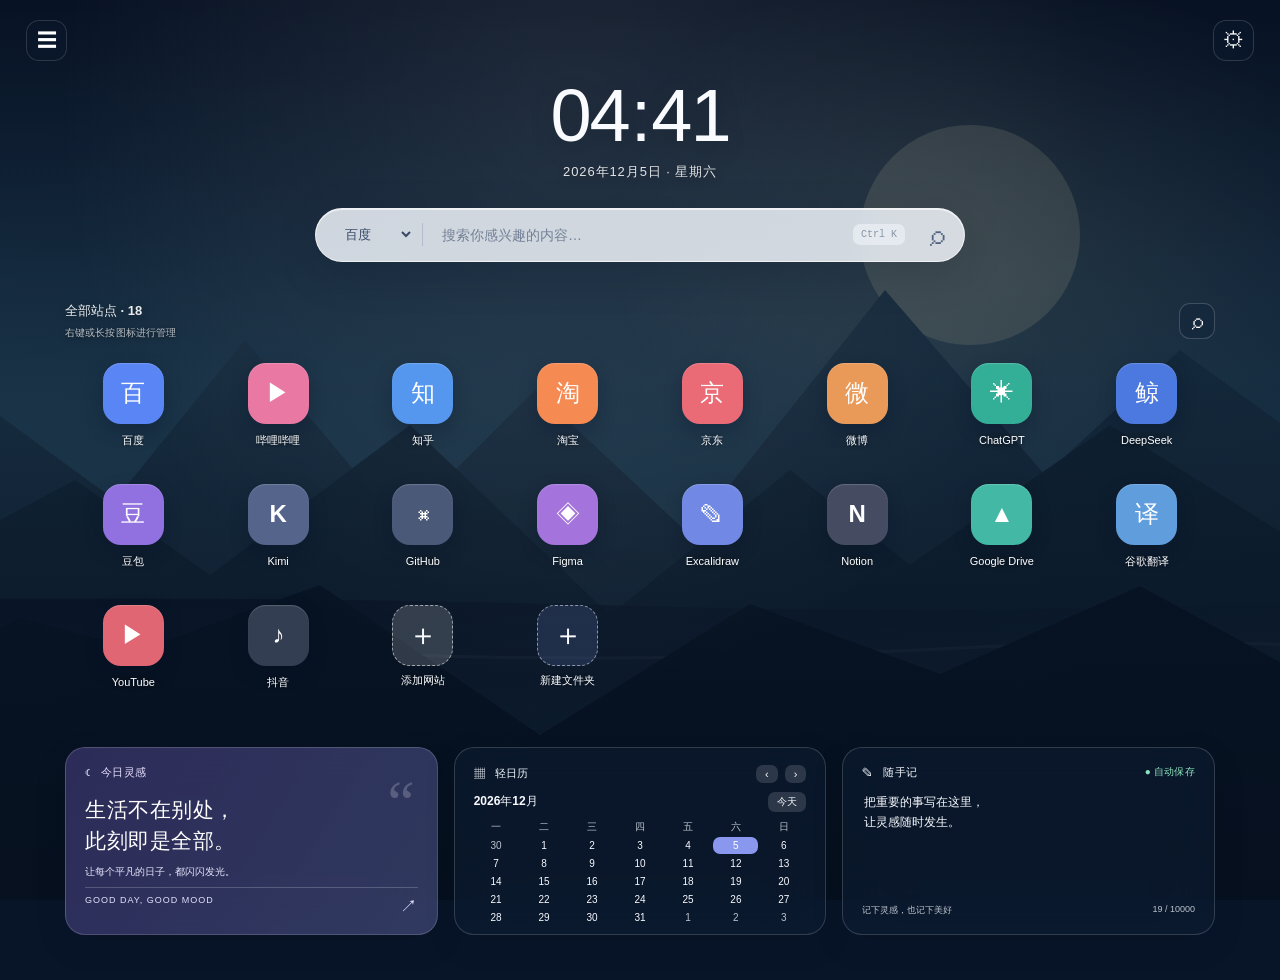
<file: index.html>
<!doctype html>
<html lang="zh-CN">
<head>
  <meta charset="UTF-8">
  <meta name="referrer" content="no-referrer">
  <script>
    // Capture reset fragments before loading any stylesheet or deferred JavaScript.
    (function () {
      if (!location.hash.startsWith('#password-reset=')) return;
      var fragment = location.hash.slice('#password-reset='.length);
      try {
        window.__navResetFragment = /^[a-f0-9]{64}$/.test(fragment) ? fragment : null;
      } finally {
        history.replaceState(history.state, '', location.pathname + location.search);
      }
    })();
  </script>
  <meta name="viewport" content="width=device-width, initial-scale=1, viewport-fit=cover">
  <meta name="theme-color" content="#10243d">
  <meta name="description" content="记住网站 · 一个轻盈自由的个人导航主页">
  <title>记住网站 · 我的导航</title>
  <link rel="icon" href="./favicon.svg" type="image/svg+xml">
  <link rel="stylesheet" href="./style.css">
  <link rel="stylesheet" href="./desktop.css?v=1.8.1">
  <link rel="stylesheet" href="./minimal.css">
  <link rel="stylesheet" href="./layout.css">
  <link rel="stylesheet" href="./personalize.css?v=1.8.1">
  <link rel="stylesheet" href="./data.css?v=1.8.1">
  <link rel="stylesheet" href="./auth.css">
  <script src="./app.js?v=1.8.1" defer></script>
  <script src="./account-flags.js" defer></script>
  <script src="./auth-client.js" defer></script>
</head>
<body>
  <div id="app" class="app">
    <div class="backdrop"></div>
    <aside id="sidebar" class="sidebar" aria-label="网站分类面板" aria-hidden="true" inert>
      <div class="brand"><div class="brand-mark">✦</div><div><strong>记住网站</strong><small>PERSONAL START PAGE</small></div><button id="closeSidebar" class="mobile-close" aria-label="关闭菜单">×</button></div>
      <div class="side-caption">个人空间</div>
      <nav id="groupNav" class="group-nav" aria-label="网站分类"></nav>
      <div class="drawer-hint">管理分类请打开右上角设置</div>
    </aside>
    <div id="mobileScrim" class="mobile-scrim" hidden></div>
    <main class="main">
      <header class="topbar">
        <div class="top-left">
          <button id="menu" class="icon-button mobile-menu" type="button" aria-label="打开分类" aria-controls="sidebar" aria-expanded="false" title="网站分类">☰</button>
        </div>
        <div class="top-actions">
          <button id="accountButton" class="top-btn account-entry" type="button" aria-label="账户登录" title="账户" hidden>♙</button>
          <button id="settingsButton" class="top-btn" type="button" aria-label="个性化设置" title="个性化设置">⚙</button>
        </div>
      </header>
      <div class="content">
        <section class="hero">
          <div class="hero-eyebrow">✦ &nbsp; YOUR PERSONAL START PAGE</div>
          <div id="clock" class="clock" aria-live="off">00<span>:</span>00</div>
          <div id="date" class="hero-date"></div><p id="greeting" class="greeting">开启新的一天</p>
          <form id="searchForm" class="search-form" role="search"><label class="engine-wrap"><select id="engine" aria-label="搜索引擎"><option value="baidu">百度</option><option value="bing">必应</option><option value="google">Google</option><option value="custom">自定义</option></select></label><div class="search-divider"></div><input id="searchInput" aria-label="搜索网络" type="search" placeholder="搜索你感兴趣的内容…" autocomplete="off"><kbd>Ctrl K</kbd><button type="submit" class="search-go" aria-label="开始搜索">⌕</button></form>
          <div class="hero-hint">✧ &nbsp; 从一个好问题开始，探索更大的世界</div>
        </section>
        <section id="widgets" class="widgets">
          <article class="widget quote-widget"><div class="widget-label">☾ &nbsp; 今日灵感</div><div class="quote-mark">“</div><h2>生活不在别处，<br>此刻即是全部。</h2><p>让每个平凡的日子，都闪闪发光。</p><div class="quote-foot">GOOD DAY, GOOD MOOD <span>↗</span></div></article>
          <article class="widget calendar-widget"><div class="widget-label">▦ &nbsp; 轻日历 <div class="month-nav"><button id="prevMonth" aria-label="上个月">‹</button><button id="nextMonth" aria-label="下个月">›</button></div></div><div class="month-heading"><strong id="monthTitle"></strong><button id="today">今天</button></div><div id="calendar" class="calendar"></div></article>
          <article class="widget note-widget"><div class="widget-label">✎ &nbsp; 随手记 <span class="autosave">● 自动保存</span></div><textarea id="notes" maxlength="10000" aria-label="随手记" placeholder="此刻有什么想记下的？"></textarea><div class="note-footer">记下灵感，也记下美好 <span id="noteCount">0 / 10000</span></div></article>
        </section>
        <section id="linksSection" class="links-section">
          <div class="section-toolbar">
            <div class="section-title"><div><h2 id="sectionName">全部站点</h2><p class="manage-hint">右键或长按图标进行管理</p></div></div>
            <div class="toolbar-actions">
              <input id="filter" type="search" placeholder="查找已收藏的网站" aria-label="查找网站" hidden>
              <button id="filterToggle" type="button" class="subtle-btn local-search" aria-label="查找网站" aria-expanded="false" aria-controls="filter" title="查找已收藏的网站">⌕</button>
            </div>
          </div>
          <div id="tiles" class="tiles"></div><div id="empty" class="empty" hidden>这里还没有网站，点击「添加」开始收藏吧。</div>
        </section>
      </div>
      <footer>记住网站 · 让喜欢的网站触手可及 <span>✦</span> <small>Personal Navigation</small></footer>
    </main>
  </div>
  <div id="layoutToolbar" class="layout-toolbar" hidden role="status">
    <span>自由排列：点选图标，再点空位；也可拖动图标交换位置</span>
    <button id="layoutDone" type="button">完成布局</button>
  </div>
  <div id="linkContextMenu" class="link-context-menu" role="menu" aria-label="网站操作" hidden>
    <button id="contextOpen" type="button" role="menuitem">↗ 在新标签页打开</button>
    <button id="contextFav" type="button" role="menuitem">♡ 加入常用</button>
    <button id="contextEdit" type="button" role="menuitem">✎ 编辑网站</button>
    <button id="contextDelete" type="button" role="menuitem" class="context-danger">删除网站</button>
  </div>
  <dialog id="accountDialog" class="dialog account-dialog" aria-labelledby="accountTitle">
    <div class="account-content">
      <div class="dialog-head"><div><small>PRIVATE ACCOUNT</small><h2 id="accountTitle">我的账号</h2></div><button id="accountClose" type="button" class="close" aria-label="关闭账户">×</button></div>
      <div id="accountSignedOut">
        <p class="account-explain">登录用于验证身份。当前版本仍只在本机保存收藏、文件夹和壁纸，暂不提供云端同步。</p>
        <form id="accountLoginForm" class="account-form">
          <label for="accountEmail">邮箱地址</label>
          <input id="accountEmail" type="email" required maxlength="254" autocomplete="username" placeholder="owner@example.com">
          <label for="accountPassword">登录密码</label>
          <input id="accountPassword" type="password" required minlength="1" maxlength="1024" autocomplete="current-password" placeholder="输入账号密码">
          <button id="accountLoginSubmit" type="submit" class="primary-btn">登录</button>
        </form>
        <button id="accountForgotToggle" class="ghost" type="button" aria-expanded="false" aria-controls="accountForgotForm">忘记密码？</button>
        <form id="accountForgotForm" class="account-form account-security-form" hidden>
          <p class="account-local-note">如果邮箱对应可恢复的站长账号，系统会发送一次性重置链接；15 分钟内有效。</p>
          <label for="accountResetEmail">站长邮箱地址</label>
          <input id="accountResetEmail" type="email" maxlength="254" required autocomplete="email">
          <div class="account-security-actions">
            <button id="accountForgotSubmit" type="submit" class="primary-btn">发送重置邮件</button>
            <button id="accountForgotCancel" type="button" class="ghost">返回登录</button>
          </div>
        </form>
        <form id="accountResetForm" class="account-form account-security-form" hidden>
          <p class="account-local-note">已收到重置链接。新密码须为 14–1024 字节。提交成功后所有旧会话都将退出。</p>
          <label for="accountResetNewPassword">设置新密码</label>
          <input id="accountResetNewPassword" type="password" maxlength="1024" required autocomplete="new-password">
          <label for="accountResetConfirmPassword">确认新密码</label>
          <input id="accountResetConfirmPassword" type="password" maxlength="1024" required autocomplete="new-password">
          <div class="account-security-actions">
            <button id="accountResetSubmit" type="submit" class="primary-btn">确认重置密码</button>
            <button id="accountResetCancel" type="button" class="ghost">取消重置</button>
          </div>
        </form>
      </div>
      <div id="accountSignedIn" hidden>
        <p class="account-explain">已登录为 <strong id="accountIdentity"></strong></p>
        <p class="account-local-note">账号已验证；本地收藏尚未上传，也不会在登录或退出时被清空。</p>
        <button id="accountChangePasswordToggle" class="ghost" type="button" aria-expanded="false" aria-controls="accountChangePasswordForm">修改登录密码</button>
        <form id="accountChangePasswordForm" class="account-form account-security-form" hidden>
          <p class="account-local-note">修改密码后，所有设备的原登录会话都会失效，需要重新登录。本地收藏不会受到影响。</p>
          <label for="accountCurrentPassword">当前密码</label>
          <input id="accountCurrentPassword" type="password" required maxlength="1024" autocomplete="current-password">
          <label for="accountNewPassword">新密码（14–1024 字节）</label>
          <input id="accountNewPassword" type="password" required maxlength="1024" autocomplete="new-password">
          <label for="accountConfirmPassword">确认新密码</label>
          <input id="accountConfirmPassword" type="password" required maxlength="1024" autocomplete="new-password">
          <div class="account-security-actions">
            <button id="accountChangePasswordSubmit" type="submit" class="primary-btn">确认修改密码</button>
            <button id="accountChangePasswordCancel" type="button" class="ghost">取消</button>
          </div>
        </form>
        <button id="accountSessionsToggle" class="ghost" type="button" aria-expanded="false" aria-controls="accountSessionsPanel">管理登录会话</button>
        <section id="accountSessionsPanel" class="account-session-panel" hidden aria-label="登录会话">
          <p class="account-local-note">仅显示会话创建时间和到期时间，不采集设备名称、IP 或浏览器指纹。最多显示最近 50 条。</p>
          <p id="accountSessionsStatus" class="account-local-note" role="status"></p>
          <ul id="accountSessionsList" class="account-session-list"></ul>
          <button id="accountRevokeOthers" type="button" class="ghost" disabled>退出其他登录会话</button>
        </section>
        <button id="accountLogout" class="ghost" type="button">退出账号</button>
      </div>
      <p id="accountMessage" class="account-message" role="status" aria-live="polite"></p>
    </div>
  </dialog>
  <div id="storageRecovery" class="storage-recovery" role="alert" hidden>
    <div><strong>本地导航数据需要恢复</strong><p>检测到当前浏览器的导航数据无法读取。为避免覆盖原始内容，已暂停保存。请先下载原始数据，再选择重置。</p></div>
    <div class="recovery-actions"><button id="downloadBrokenData" type="button">下载原始数据</button><button id="resetBrokenData" type="button">重置并重新启用</button></div>
  </div>
  <dialog id="groupDialog" class="dialog group-dialog">
    <form id="groupForm" class="dialog-inner" method="dialog">
      <div class="dialog-head"><div><small>CATEGORIES</small><h2 id="groupDialogTitle">新增分类</h2></div><button id="groupClose" type="button" class="close" aria-label="关闭">×</button></div>
      <label>分类名称<input id="groupName" maxlength="32" required placeholder="例如：学习工具"></label>
      <label>分类图标<input id="groupIcon" maxlength="4" placeholder="✦"></label>
      <div id="groupError" class="form-error" role="alert"></div>
      <div class="dialog-actions"><button id="groupCancel" type="button" class="ghost">取消</button><button type="submit" class="primary-btn">保存分类</button></div>
    </form>
  </dialog>
  <dialog id="folderDialog" class="dialog folder-dialog" aria-labelledby="folderTitle">
  <div class="folder-inner">
    <div class="dialog-head"><div><small>MY COLLECTION</small><h2 id="folderTitle">文件夹</h2></div><button id="folderClose" type="button" class="close" aria-label="关闭文件夹">×</button></div>
    <p id="folderCount" class="folder-subtitle"></p>
    <div id="folderContents" class="folder-contents"></div>
    <div class="folder-actions"><button id="folderAddLink" type="button" class="ghost">＋ 添加网站</button><button id="folderManage" type="button" class="ghost">编辑文件夹</button></div>
  </div>
</dialog>
<dialog id="folderEditDialog" class="dialog folder-dialog" aria-labelledby="folderEditTitle">
  <form id="folderEditForm" class="dialog-inner" method="dialog">
    <div class="dialog-head"><div><small>FOLDER SETTINGS</small><h2 id="folderEditTitle">新建文件夹</h2></div><button id="folderEditClose" type="button" class="close" aria-label="关闭编辑">×</button></div>
    <label>文件夹名称<input id="folderName" maxlength="32" required placeholder="例如：学习收藏"></label>
    <label>所属分类<select id="folderGroup"></select></label>
    <div id="folderError" class="form-error" role="alert"></div>
    <div class="dialog-actions"><button id="folderDelete" type="button" class="danger" hidden>删除文件夹</button><button id="folderCancel" type="button" class="ghost">取消</button><button type="submit" class="primary-btn">保存文件夹</button></div>
  </form>
</dialog>
<div id="toast" class="toast" role="status" aria-live="polite" hidden></div>
  <dialog id="editDialog" class="dialog"><form id="editForm" class="dialog-inner" method="dialog"><div class="dialog-head"><div><small>QUICK ACCESS</small><h2 id="dialogTitle">添加网站</h2></div><button id="editClose" type="button" class="close">×</button></div><label>网站名称<input id="linkName" required maxlength="40" placeholder="例如：我的博客"></label><label>网站地址<input id="linkUrl" required maxlength="2048" placeholder="https://example.com"></label><div class="two-cols"><label>所属分类<select id="linkGroup"></select></label><label>图标字符<input id="linkIcon" maxlength="4" placeholder="✦"></label></div><label>所在文件夹<select id="linkFolder"><option value="">桌面（不放入文件夹）</option></select></label><p class="field-hint">可选择任意分类的文件夹，选择后自动匹配分类；手动更换分类则返回桌面。</p>
<label>图标颜色<input id="linkColor" type="color" value="#708cfc"></label>
<div class="icon-editor">
  <label>图标来源<select id="linkIconMode"><option value="auto">自动获取网站图标</option><option value="letter">使用字符图标</option><option value="custom">自定义图片</option></select></label>
  <div class="icon-upload-row">
    <span id="linkIconPreview" class="icon-editor-preview" aria-label="图标预览">✦</span>
    <label class="upload-btn">上传图标（≤80 KB）<input id="linkIconUpload" type="file" accept="image/png,image/jpeg,image/webp" hidden></label>
    <button id="linkIconClear" type="button" class="ghost">恢复自动图标</button>
  </div>
  <p class="field-hint">支持 PNG、JPG、WebP；图标只保存在当前浏览器与 JSON 备份中。</p>
</div><label class="checkbox-line"><input id="linkFav" type="checkbox"> 加入我的常用</label><div id="editError" class="form-error" role="alert"></div><div class="dialog-actions"><button id="deleteLink" type="button" class="danger" hidden>删除</button><button id="cancelEdit" type="button" class="ghost">取消</button><button type="submit" class="primary-btn">保存网站</button></div></form></dialog>
  <dialog id="settingsDialog" class="dialog settings-dialog"><div class="settings-inner"><div class="dialog-head"><div><small>PERSONALIZE YOUR SPACE</small><h2>个性化设置</h2></div><button id="settingsClose" class="close" aria-label="关闭设置">×</button></div><div class="settings-scroll"><p class="settings-collapse-hint">点击分类标题展开设置，再次点击收起。</p><details class="setting-section"><summary class="setting-summary"><h3>☼ 主题外观</h3></summary><div class="setting-section-content"><p>切换喜欢的桌面主题</p><div id="themeButtons" class="choice-row"><button data-theme="dark" type="button">深色</button><button data-theme="light" type="button">浅色</button></div></div></details><details class="setting-section"><summary class="setting-summary"><h3>✧ 桌面壁纸</h3></summary><div class="setting-section-content"><p>选择一套内置壁纸，或上传自己的图片</p><div id="wallpaperButtons" class="wallpaper-options wallpaper-gallery"><button data-wallpaper="aurora" type="button"><span class="wallpaper-thumb"></span><span>山水蓝</span></button><button data-wallpaper="dusk" type="button"><span class="wallpaper-thumb"></span><span>暖霞</span></button><button data-wallpaper="ocean" type="button"><span class="wallpaper-thumb"></span><span>湖海</span></button><button data-wallpaper="forest" type="button"><span class="wallpaper-thumb"></span><span>森林</span></button><button data-wallpaper="night" type="button"><span class="wallpaper-thumb"></span><span>星夜</span></button></div>
<div class="wallpaper-upload-actions">
  <label class="upload-btn">↑ 上传壁纸（≤2 MB）<input id="wallpaperUpload" type="file" accept="image/png,image/jpeg,image/webp" hidden></label>
  <button id="wallpaperRestore" type="button" class="ghost">移除自定义壁纸</button>
</div>
<div class="wallpaper-tuning"><label for="wallpaperDim">壁纸亮度 <output id="wallpaperDimValue" for="wallpaperDim">80%</output></label><input id="wallpaperDim" type="range" min="0" max="55" step="5" value="20">
<label for="wallpaperBlur">壁纸模糊 <output id="wallpaperBlurValue" for="wallpaperBlur">0px</output></label><input id="wallpaperBlur" type="range" min="0" max="8" step="1" value="0"></div></div></details><details class="setting-section"><summary class="setting-summary"><h3>⌕ 搜索与地址栏</h3></summary><div class="setting-section-content">
  <p>支持直接输入网站地址、切换搜索引擎，或自定义 HTTPS 搜索网址。</p>
  <label class="custom-engine-setting">自定义搜索网址（包含 %s）
    <input id="customEngineUrl" type="text" maxlength="512" placeholder="https://www.example.com/search?q=%s" spellcheck="false" autocomplete="off">
  </label>
  <button id="customEngineSave" class="ghost" type="button">保存自定义搜索引擎</button>
  <p id="engineHint" class="field-hint">例如：https://www.ecosia.org/search?q=%s</p>
</div></details>
<details class="setting-section"><summary class="setting-summary"><h3>◉ 图标加载与国内访问</h3></summary><div class="setting-section-content">
  <p>默认使用本地字符图标，避免打开主页时连接 Google 等第三方图片服务。</p>
  <label class="favicon-policy-label">网站图标显示方式
    <select id="faviconPolicy">
      <option value="local">本地图标（推荐，速度快）</option>
      <option value="origin">尝试从收藏的网站加载图标（按需）</option>
    </select>
  </label>
  <p class="field-hint">开启原网站图标后，浏览器会直接请求收藏网站的 /favicon.ico；部分网站可能无法访问或图标不存在，届时自动使用字符图标。已上传的自定义图标不受影响。</p>
</div></details>
<details class="setting-section"><summary class="setting-summary"><h3>▦ 桌面显示</h3></summary><div class="setting-section-content">
  <label class="checkbox-line"><input id="showWidgets" type="checkbox" checked> 显示桌面小组件</label>
  <label class="checkbox-line"><input id="compact" type="checkbox"> 紧凑排列图标</label>
  <div class="setting-actions-row">
    <button id="focusButton" type="button" class="ghost mode-switch"><span>专注模式</span></button>
    <button id="sortMode" type="button" class="ghost mode-switch" title="拖动图标排序">⇅ 图标排序</button>
  </div>
  <p>使用右键、Shift + F10 或在手机上长按图标，可以编辑、收藏和删除网站。</p>
</div></details><details class="setting-section"><summary class="setting-summary"><h3>◫ 桌面布局</h3></summary><div class="setting-section-content">
  <p>可以自由安排图标位置并保留空位；手机使用紧凑布局，避免小屏幕出现大块留白。</p>
  <div class="settings-actions layout-setting-actions">
    <button id="layoutEdit" type="button" class="ghost">◫ 开始自由排列</button>
    <button id="layoutAutoTidy" type="button" class="ghost">⇶ 自动整理图标</button>
  </div>
  <p id="layoutModeInfo" class="layout-hint">当前：自动排列</p>
  <h3 class="widget-settings-title">小组件布局</h3>
  <label class="widget-position-label">显示位置
    <select id="widgetPlacement"><option value="below">网站图标下方</option><option value="above">搜索框下方</option></select>
  </label>
  <div id="widgetManager" class="widget-manager"></div>
</div></details>
<details class="setting-section"><summary class="setting-summary"><h3>⚙ 分类管理</h3></summary><div class="setting-section-content"><div id="groupManager"></div><button id="manageAddGroup" class="ghost">＋ 新增分类</button></div></details><details class="setting-section"><summary class="setting-summary"><h3>▤ 网站文件夹</h3></summary><div class="setting-section-content"><p>集中整理常用网站；删除文件夹不会删除里面的网站。</p><div id="folderManager"></div><button id="manageAddFolder" type="button" class="ghost">＋ 新建文件夹</button></div></details><details class="setting-section"><summary class="setting-summary"><h3>⇪ 数据管理与备份</h3></summary><div class="setting-section-content">
  <p>数据只保存在当前浏览器。请定期下载完整 JSON 备份，更换浏览器或清理缓存前尤其重要。</p>
  <div id="storageMeter" class="storage-meter" role="status" aria-live="polite">正在统计本地数据…</div>
  <div class="settings-actions data-actions">
    <button id="export" type="button" class="ghost">↓ 导出完整 JSON</button>
    <label class="upload-btn">↑ 恢复 JSON<input id="import" type="file" accept=".json,application/json" hidden></label>
    <label class="upload-btn">▤ 导入浏览器书签<input id="bookmarkImport" type="file" accept=".html,text/html" hidden></label>
  </div>
  <p id="bookmarkSummary" class="field-hint" aria-live="polite">支持 Chrome、Edge、Firefox 等浏览器导出的书签 HTML。导入时自动去重，原收藏不会覆盖。</p>
  <button id="reset" class="reset-btn" type="button">恢复全部默认设置</button>
</div></details></div></div></dialog>
</body>
</html>
</file>
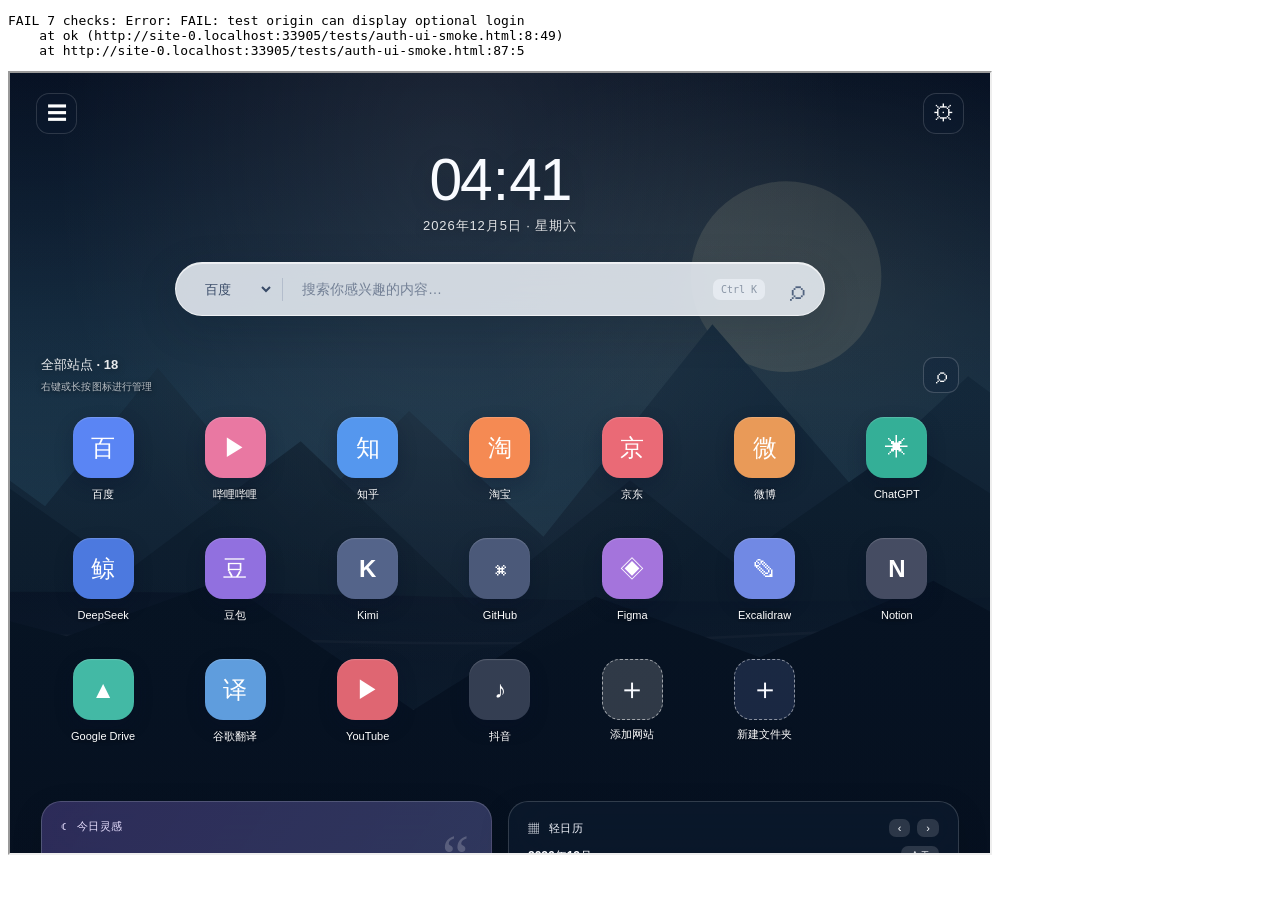
<file: tests/auth-ui-smoke.html>
<!doctype html><html lang="zh-CN"><head><meta charset="utf-8"><title>v1.9 Auth UI smoke</title></head>
<body data-test-status="pending"><pre id="result">running</pre><iframe id="site" style="width:980px;height:780px"></iframe>
<script>
(async function () {
  var key='jizhuwangzhan-nav:v1',backup=localStorage.getItem(key);
  var frame=document.getElementById('site'),checks=0,requests=[],rejectNetwork=false,loggedIn=false;
  var savedPassword='a safe test password', liveSessions=3, confirmCount=0;
  function ok(cond,msg){checks++;if(!cond)throw Error('FAIL: '+msg);}
  function el(id){return frame.contentDocument.getElementById(id);}
  function sleep(){return new Promise(function(resolve){setTimeout(resolve,110);});}
  try {
    localStorage.removeItem(key);
    await new Promise(function(resolve,reject){
      frame.onload=resolve;frame.onerror=reject;
      frame.src='../index.html?auth-test='+Date.now();
    });
    await sleep();
    ok(!!frame.contentWindow.NavAuth,'auth client loaded');
    ok(frame.contentWindow.NavAccountFlags &&
      frame.contentWindow.NavAccountFlags.loginEnabled===false &&
      frame.contentWindow.NavAccountFlags.passwordRecoveryEnabled===false,
      'production login and recovery flags fail closed independently');
    ok(el('accountButton').hidden,'account entry disabled until deployment');
    ok(!el('accountDialog').open,'account dialog closed initially');
    ok(el('tiles').querySelectorAll('.tile').length>0,'existing local homepage still renders');
    var existingData=localStorage.getItem(key);
    frame.contentWindow.confirm=function(){confirmCount++;return true;};
    frame.contentWindow.fetch=function(url,opts){
      requests.push({url:url,options:opts});
      if(rejectNetwork)return Promise.reject(new TypeError('offline'));
      var route=String(url).split('/').slice(-2).join('/');
      var status=200,data;
      if(route==='auth/me'){
        if(loggedIn)data={user:{email:'owner@example.com',role:'owner'}};
        else {status=401;data={error:'Not authenticated'};}
      } else if(route==='auth/login'){
        var args=JSON.parse(opts.body);
        if(args.email==='owner@example.com'&&args.password===savedPassword){
          loggedIn=true;data={user:{email:'owner@example.com',role:'owner'}};
        }else{status=401;data={error:'Invalid credentials'};}
      } else if(route==='auth/change-password'){
        var passwordRequest=JSON.parse(opts.body);
        if(!loggedIn){status=401;data={error:'Not authenticated'};}
        else if(passwordRequest.current_password!==savedPassword){
          status=401;data={error:'Invalid current password'};
        }else{
          savedPassword=passwordRequest.new_password;
          loggedIn=false;data={ok:true,reauth_required:true};
        }
      } else if(route==='auth/sessions'){
        if(!loggedIn){status=401;data={error:'Not authenticated'};}
        else {
          data={sessions:[]};
          for(var i=0;i<liveSessions;i++){
            data.sessions.push({
              created_at:'2026-10-20T06:00:00Z',
              expires_at:'2026-11-03T06:00:00Z',
              current:i===0
            });
          }
        }
      } else if(route==='sessions/revoke-others'){
        var revokeRequest=JSON.parse(opts.body);
        if(!loggedIn){status=401;data={error:'Not authenticated'};}
        else if(revokeRequest.confirm!==true){status=400;data={error:'Explicit confirmation required'};}
        else {data={ok:true,revoked_count:liveSessions-1};liveSessions=1;}
      } else if(route==='password-reset/request'){
        data={ok:true,message:'If this address is eligible, a reset email may arrive.'};
        status=202;
      } else if(route==='password-reset/confirm'){
        var resetArgs=JSON.parse(opts.body);
        if(resetArgs.token==='f'.repeat(64)){
          savedPassword=resetArgs.new_password;loggedIn=false;
          data={ok:true,reauth_required:true};
        }else{status=400;data={error:'Invalid or expired reset link'};}
      } else if(route==='auth/logout'){loggedIn=false;data={ok:true};}
      else {status=404;data={error:'Not found'};}
      return Promise.resolve({
        ok:status>=200&&status<300,status:status,json:function(){return Promise.resolve(data);}
      });
    };
    frame.contentWindow.NavAuth.initialize({enabled:true});
    await sleep();
    ok(el('accountButton').hidden,'cannot activate account on unrelated hostname');
    frame.contentWindow.NavAuth.initialize({enabled:true,testMode:true,apiBase:'http://127.0.0.1:8766'});
    await sleep();
    ok(!el('accountButton').hidden,'test origin can display optional login');
    ok(requests.some(function(r){return String(r.url).endsWith('/auth/me');}),'current session checked without login');
    ok(requests.every(function(r){return r.options.credentials==='include';}),'cookies explicitly included on API calls');
    el('accountButton').click();
    ok(el('accountDialog').open,'account dialog opens');
    ok(!el('accountSignedOut').hidden,'signed-out form shown');
    el('accountEmail').value='owner@example.com';
    el('accountPassword').value='incorrect';
    el('accountLoginForm').dispatchEvent(new Event('submit',{bubbles:true,cancelable:true}));
    await sleep();
    ok(el('accountMessage').textContent.includes('密码'),'invalid credentials receive error feedback');
    ok(!el('accountSignedOut').hidden,'invalid login does not become authenticated');
    el('accountPassword').value='a safe test password';
    el('accountLoginForm').dispatchEvent(new Event('submit',{bubbles:true,cancelable:true}));
    await sleep();
    ok(el('accountSignedOut').hidden,'valid login hides login form');
    ok(!el('accountSignedIn').hidden,'signed-in state is visible');
    ok(el('accountIdentity').textContent==='owner@example.com','account email displayed');
    ok(el('accountPassword').value==='','password cleared from input on success');
    var loginCall=requests.find(function(r){return String(r.url).endsWith('/auth/login');});
    ok(loginCall.options.credentials==='include'&&loginCall.options.method==='POST','login uses cookie POST');
    ok(loginCall.options.headers['Content-Type']==='application/json','login request JSON only');
    ok(localStorage.getItem(key)===existingData,'login does not modify saved bookmarks');
    ok(el('accountSessionsPanel').hidden,'login session manager is initially hidden');
    el('accountSessionsToggle').click();
    await sleep();
    ok(!el('accountSessionsPanel').hidden,'session manager opens');
    ok(el('accountSessionsList').children.length===3,'current and other sessions appear');
    ok(!el('accountRevokeOthers').disabled,'other session revocation available');
    ok(el('accountSessionsList').textContent.includes('当前会话'),'current session is clearly marked');
    el('accountRevokeOthers').click();
    await sleep();
    ok(confirmCount===1,'revoking other sessions requires explicit user confirmation');
    ok(el('accountSessionsList').children.length===1,'revoked other sessions disappear');
    ok(el('accountRevokeOthers').disabled,'cannot revoke others when none remain');
    ok(el('accountMessage').textContent.includes('当前设备仍保持登录'),'current login preserved after revoking others');
    var revokeCall=requests.find(function(r){return String(r.url).endsWith('/auth/sessions/revoke-others');});
    ok(!!revokeCall && revokeCall.options.credentials==='include' && revokeCall.options.method==='POST','session revocation uses authenticated POST');
    ok(JSON.parse(revokeCall.options.body).confirm===true,'revoke request must include confirmation');
    ok(localStorage.getItem(key)===existingData,'session management preserves local bookmarks');
    ok(el('accountChangePasswordForm').hidden,'password form initially hidden');
    el('accountChangePasswordToggle').click();
    ok(!el('accountChangePasswordForm').hidden,'password change form opened');
    ok(el('accountChangePasswordToggle').getAttribute('aria-expanded')==='true','password form accessible expanded state');
    el('accountCurrentPassword').value='incorrect old password';
    el('accountNewPassword').value='a different safe test password';
    el('accountConfirmPassword').value='a different safe test password';
    el('accountChangePasswordForm').dispatchEvent(new Event('submit',{bubbles:true,cancelable:true}));
    await sleep();
    ok(el('accountMessage').textContent.includes('当前密码'),'wrong current password shows precise feedback');
    ok(!el('accountSignedIn').hidden,'wrong current password does not log out');
    el('accountCurrentPassword').value='a safe test password';
    el('accountConfirmPassword').value='not the same password';
    var callsBefore=requests.length;
    el('accountChangePasswordForm').dispatchEvent(new Event('submit',{bubbles:true,cancelable:true}));
    await sleep();
    ok(el('accountMessage').textContent.includes('两次'),'confirmation mismatch shows error');
    ok(requests.length===callsBefore,'mismatch never sends password to server');
    el('accountConfirmPassword').value='a different safe test password';
    el('accountChangePasswordForm').dispatchEvent(new Event('submit',{bubbles:true,cancelable:true}));
    await sleep();
    ok(!el('accountSignedOut').hidden,'password change requires new login');
    ok(el('accountChangePasswordForm').hidden,'password form is hidden on logout');
    ok(el('accountCurrentPassword').value===''&&el('accountNewPassword').value==='','password change fields cleared');
    ok(el('accountMessage').textContent.includes('所有设备'),'password rotation feedback explains session revocation');
    ok(localStorage.getItem(key)===existingData,'password rotation preserves local navigation');
    var changeCall=requests.find(function(r){return String(r.url).endsWith('/auth/change-password');});
    ok(changeCall.options.method==='POST'&&changeCall.options.credentials==='include','password change uses credentialed POST');
    ok(changeCall.options.headers['Content-Type']==='application/json','password change sends JSON');
    el('accountPassword').value='a different safe test password';
    el('accountLoginForm').dispatchEvent(new Event('submit',{bubbles:true,cancelable:true}));
    await sleep();
    ok(!el('accountSignedIn').hidden,'new password can log back in');
    el('accountLogout').click();await sleep();
    ok(!el('accountSignedOut').hidden,'logout returns to sign-in form');
    ok(el('accountMessage').textContent.includes('不会被删除'),'logout preserves local navigation');
    ok(localStorage.getItem(key)===existingData,'logout does not modify saved local data');
    ok(el('accountForgotToggle').hidden,'recovery is disabled independently by default');
    frame.contentWindow.NavAuth.initialize({enabled:true,testMode:true,
      apiBase:'http://127.0.0.1:8766',passwordRecoveryEnabled:true});
    await sleep();
    ok(!el('accountForgotToggle').hidden,'recovery must be explicitly enabled');
    ok(el('accountForgotForm').hidden,'recovery request form initially closed');
    el('accountForgotToggle').click();
    ok(!el('accountForgotForm').hidden,'forgot password form can open');
    el('accountResetEmail').value='unknown@example.com';
    el('accountForgotForm').dispatchEvent(new Event('submit',{bubbles:true,cancelable:true}));
    await sleep();
    ok(el('accountMessage').textContent.includes('如该邮箱符合'),'recovery request remains enumeration-safe');
    var requestCall=requests.find(function(r){return String(r.url).endsWith('/auth/password-reset/request');});
    ok(!!requestCall&&requestCall.options.method==='POST'&&requestCall.options.credentials==='include',
       'reset request is credentialed and originated from authorized UI');
    ok(el('accountResetEmail').value==='','request does not retain email');
    el('accountForgotCancel').click();
    ok(el('accountForgotForm').hidden,'forgot form cancel works');
    frame.contentWindow.location.hash='password-reset='+'f'.repeat(64);
    frame.contentWindow.NavAuth.initialize({enabled:true,testMode:true,apiBase:'http://127.0.0.1:8766',passwordRecoveryEnabled:true});
    await sleep();
    ok(frame.contentWindow.location.hash==='','reset fragment removed before request');
    ok(!el('accountResetForm').hidden,'valid reset link exposes confirmation form');
    var attempts=requests.length;
    el('accountResetNewPassword').value='a fully different long password 54321!';
    el('accountResetConfirmPassword').value='incorrect confirmation';
    el('accountResetForm').dispatchEvent(new Event('submit',{bubbles:true,cancelable:true}));
    await sleep();
    ok(requests.length===attempts,'password mismatch never sends reset token');
    el('accountResetConfirmPassword').value='a fully different long password 54321!';
    el('accountResetForm').dispatchEvent(new Event('submit',{bubbles:true,cancelable:true}));
    await sleep();
    ok(el('accountResetForm').hidden,'confirmation form hides on successful reset');
    ok(el('accountResetNewPassword').value===''&&el('accountResetConfirmPassword').value==='',
       'reset password inputs are cleared');
    ok(el('accountMessage').textContent.includes('已重置'),'user sees successful recovery status');
    var confirmCall=requests.find(function(r){return String(r.url).endsWith('/auth/password-reset/confirm');});
    ok(!!confirmCall&&JSON.parse(confirmCall.options.body).token==='f'.repeat(64),
       'reset fragment is sent only within credentialed JSON request');
    ok(localStorage.getItem(key)===existingData,'password recovery preserves local navigation');
    el('accountPassword').value='a fully different long password 54321!';
    el('accountLoginForm').dispatchEvent(new Event('submit',{bubbles:true,cancelable:true}));
    await sleep();
    ok(!el('accountSignedIn').hidden,'can log in with recovered password');
    el('accountLogout').click();await sleep();
    rejectNetwork=true;
    await frame.contentWindow.NavAuth.refresh();
    ok(el('accountMessage').textContent.includes('无法连接账号服务'),'network unavailable gives offline fallback');
    ok(!el('tiles').querySelectorAll('.tile').length===false,'offline account does not affect navigation');
    frame.contentWindow.NavAuth.initialize({enabled:false});
    ok(el('accountButton').hidden,'account feature can be disabled');
    document.body.dataset.testStatus='PASS';
    document.getElementById('result').textContent='PASS '+checks+' checks';
  } catch(err) {
    document.body.dataset.testStatus='FAIL';
    document.getElementById('result').textContent='FAIL '+checks+' checks: '+(err.stack||err);
  } finally {
    if(backup===null)localStorage.removeItem(key);else localStorage.setItem(key,backup);
  }
})();
</script></body></html>
</file>
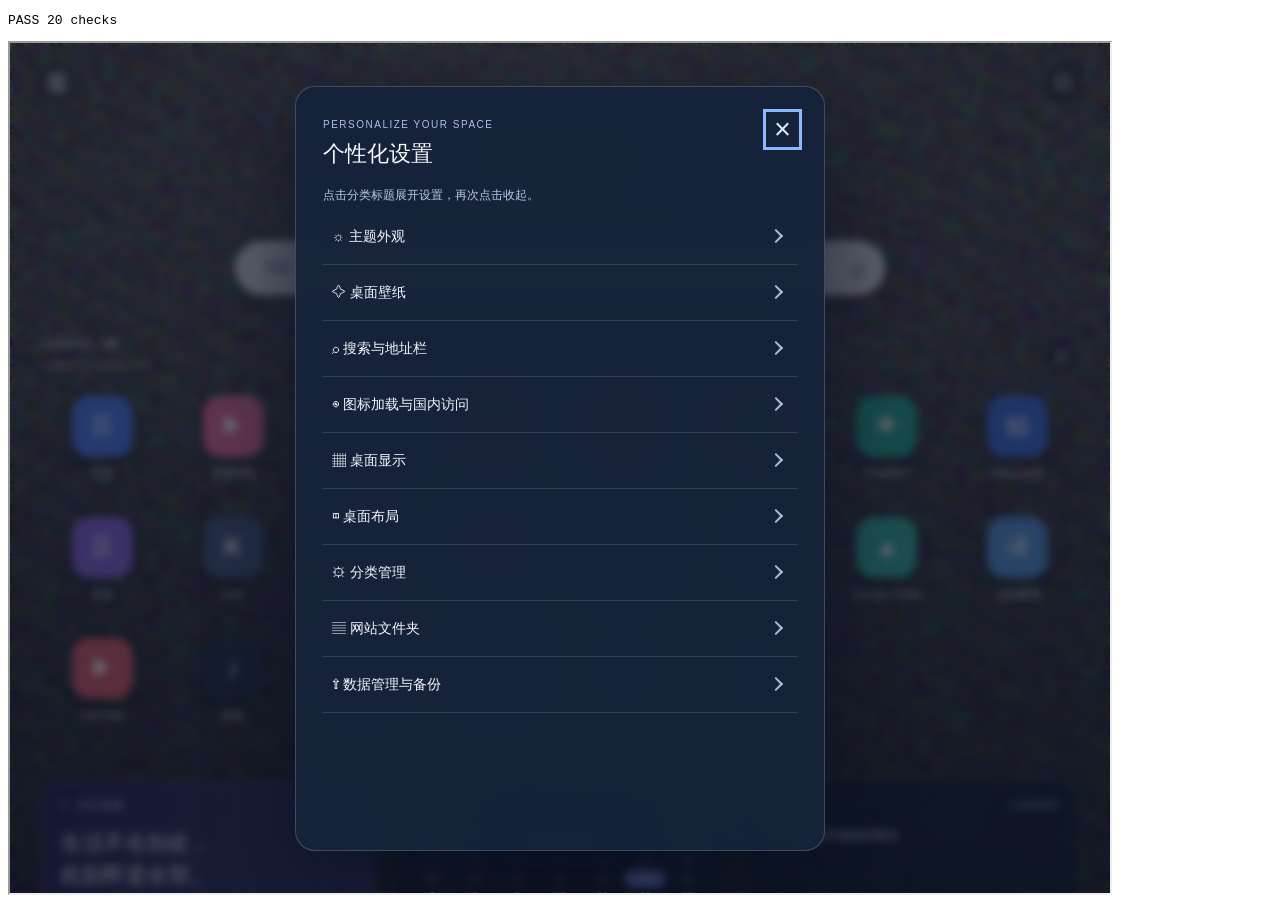
<file: tests/data-smoke.html>
<!doctype html><html lang="zh-CN"><head><meta charset="UTF-8"><title>v1.8 Data integrity checks</title></head>
<body data-test-status="pending"><pre id="result">Running</pre><iframe id="site" style="width:1100px;height:850px"></iframe>
<script>
(async function(){
  const key='jizhuwangzhan-nav:v1',original=localStorage.getItem(key),f=document.getElementById('site');
  let checks=0,downloads=0;
  function ok(v,m){checks++;if(!v)throw Error('FAIL '+m);}
  function el(id){return f.contentDocument.getElementById(id);}
  function saved(){return JSON.parse(localStorage.getItem(key));}
  function sleep(ms){return new Promise(r=>setTimeout(r,ms));}
  function reload(){return new Promise((resolve,reject)=>{f.onload=resolve;f.onerror=reject;f.src='../index.html?data-test='+Date.now()+'-'+checks;});}
  async function importFile(id,filename,type,content){
    const dt=new f.contentWindow.DataTransfer(),file=new f.contentWindow.File([content],filename,{type});
    dt.items.add(file);el(id).files=dt.files;
    el(id).dispatchEvent(new Event('change',{bubbles:true}));await sleep(250);
  }
  const html=`<!DOCTYPE NETSCAPE-Bookmark-file-1><META HTTP-EQUIV="Content-Type" CONTENT="text/html; charset=UTF-8">
  <DL><p>
    <DT><H3>我的研究</H3><DL><p>
      <DT><A HREF="https://example.org/first">第一个网站</A>
      <DT><A HREF="https://example.org/second">第二个网站</A>
      <DT><A HREF="javascript://bad">不安全的网站</A>
    </DL><p>
    <DT><H3>开发设计</H3><DL><p>
      <DT><A HREF="https://github.com">重复GitHub</A>
    </DL><p>
  </DL><p>`;
  try {
    localStorage.removeItem(key);
    await reload();
    ok(el('storageMeter').textContent.includes('18 个网站'),'initial storage meter counts links');
    ok(el('bookmarkImport') && el('export') && el('import'),'backup and import controls exist');
    f.contentWindow.confirm=()=>true;
    el('settingsButton').click();
    await importFile('bookmarkImport','bookmarks.html','text/html',html);
    ok(saved().links.length===20,'import appends exactly two new bookmarks');
    ok(saved().groups.some(g=>g.name==='我的研究'),'bookmark folder creates category');
    const research=saved().groups.find(g=>g.name==='我的研究');
    ok(saved().links.filter(l=>l.groupId===research.id&&l.url.includes('example.org')).length===2,'new bookmarks assigned to intended category');
    ok(saved().links.filter(l=>/^https:\/\/github\.com\/?$/.test(l.url)).length===1,'duplicate bookmark URL not added');
    ok(!saved().links.some(l=>l.name==='不安全的网站'),'non http(s) links ignored');
    ok(el('storageMeter').textContent.includes('20 个网站'),'storage meter updates after import');
    ok(el('bookmarkSummary').textContent.includes('跳过 1 个重复'),'user sees duplicate summary');
    el('settingsButton').click();
    ok(!el('settingsDialog').open===false,'settings can reopen');
    await importFile('bookmarkImport','same.html','text/html',html);
    ok(saved().links.length===20,'reimport is idempotent');
    const beforeConflict=saved();
    const altered=JSON.parse(JSON.stringify(beforeConflict));
    altered.notes='另一个标签页修改的笔记';
    localStorage.setItem(key,JSON.stringify(altered));
    el('notes').value='即将冲突的修改';
    el('notes').dispatchEvent(new Event('input',{bubbles:true}));
    ok(saved().notes==='另一个标签页修改的笔记','cross tab write never replaces externally modified data');
    ok(el('toast').textContent.includes('另一个标签页'),'user receives conflict explanation');
    await reload();
    ok(el('notes').value==='另一个标签页修改的笔记','reload reads updated external data');
    ok(el('storageRecovery').hidden,'data changes do not trigger corruption recovery');
    el('settingsButton').click();
    const canvas=f.contentDocument.createElement('canvas');canvas.width=620;canvas.height=620;
    const ctx=canvas.getContext('2d');
    const pix=ctx.createImageData(620,620);let n=1701;
    for(let i=0;i<pix.data.length;i+=4){
      n=(1664525*n+1013904223)>>>0;
      pix.data[i]=n&255;pix.data[i+1]=(n>>8)&255;pix.data[i+2]=(n>>16)&255;pix.data[i+3]=255;
    }
    ctx.putImageData(pix,0,0);
    const blob=await new Promise(resolve=>canvas.toBlob(resolve,'image/png'));
    ok(blob.size>240000 && blob.size<2000000,'test wallpaper crosses compression threshold');
    await importFile('wallpaperUpload','large-wallpaper.png','image/png',blob);
    ok(saved().settings.wallpaper==='custom','large image is saved as custom wallpaper');
    ok(saved().settings.customWallpaper.startsWith('data:image/webp;base64,'),'large wallpaper compressed to WebP');
    ok(saved().settings.customWallpaper.length<Math.round(blob.size*4/3),'wallpaper optimization saves browser storage');
    ok(el('storageMeter').textContent.includes('MB')||el('storageMeter').textContent.includes('KB'),'updated data usage is visible');
    document.body.dataset.testStatus='PASS';
    document.getElementById('result').textContent='PASS '+checks+' checks';
  }catch(err){document.body.dataset.testStatus='FAIL';document.getElementById('result').textContent='FAIL '+checks+' checks: '+(err.stack||err);}
  finally {if(original===null)localStorage.removeItem(key);else localStorage.setItem(key,original);}
})();
</script></body></html>
</file>
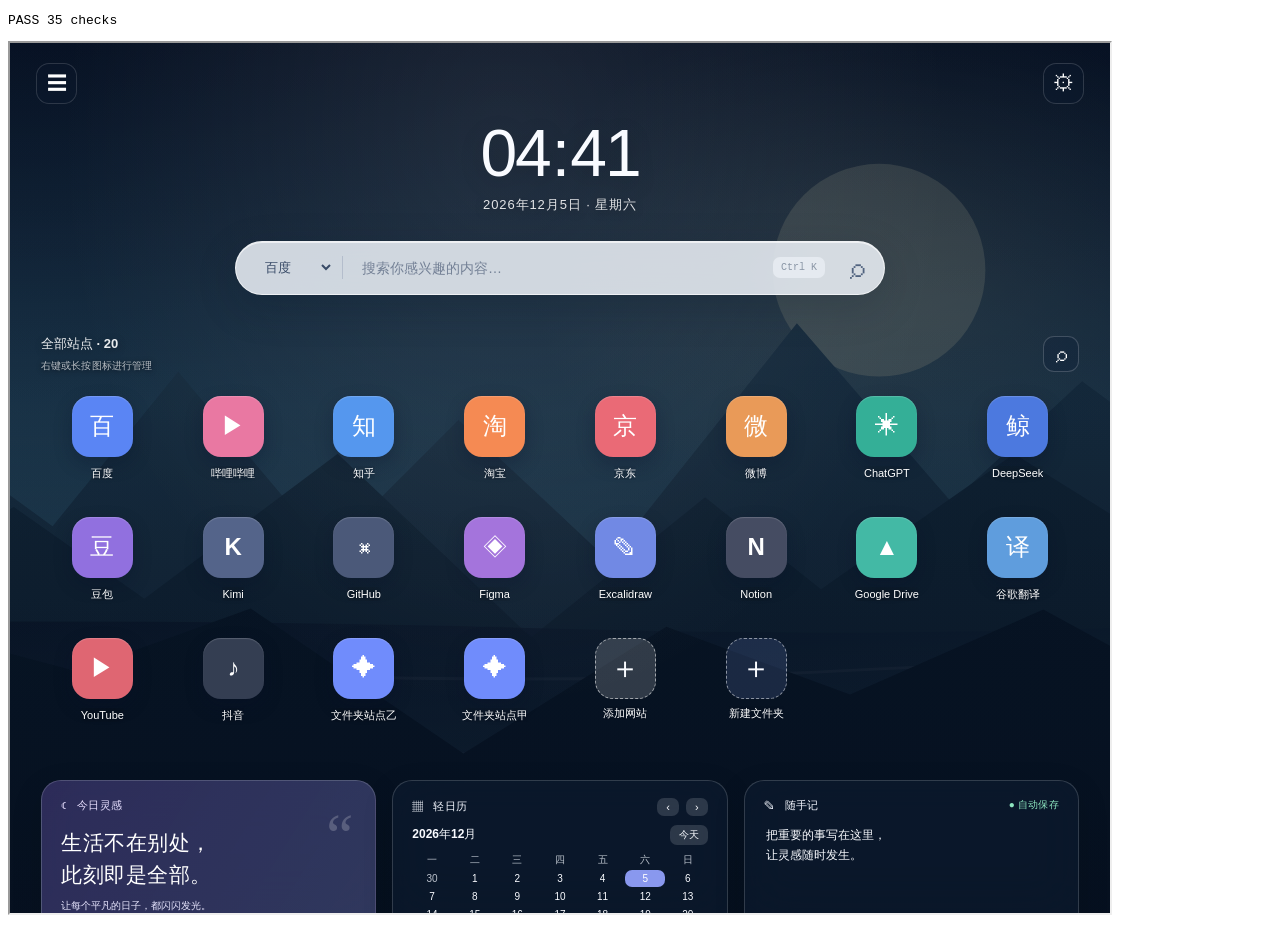
<file: tests/folders-smoke.html>
<!doctype html><html lang="zh-CN"><head><meta charset="UTF-8"><title>v1.5 文件夹端到端检查</title></head>
<body data-test-status="pending"><pre id="result">running</pre><iframe id="site" style="width:1100px;height:870px"></iframe>
<script>
(async function(){
 const key='jizhuwangzhan-nav:v1', backup=localStorage.getItem(key), frame=document.getElementById('site');
 let count=0;
 function check(value,label){count++;if(!value)throw Error('FAIL '+label);}
 function get(id){return frame.contentDocument.getElementById(id);}
 function data(){return JSON.parse(localStorage.getItem(key));}
 function submit(id){get(id).dispatchEvent(new Event('submit',{bubbles:true,cancelable:true}));}
 function load(){return new Promise(function(resolve,reject){frame.onload=resolve;frame.onerror=reject;frame.src='../index.html?folder='+Date.now()+'-'+count;});}
 function folderTile(){return frame.contentDocument.querySelector('.tile-folder[data-folder-id]');}
 function members(){return Array.from(get('folderContents').querySelectorAll('.folder-entry'));}
 try{
   localStorage.removeItem(key);
   await load();
   check(!get('storageRecovery').hidden===false,'clean browser does not show recovery');
   check(!folderTile(),'no folders by default');
   var add=frame.contentDocument.querySelector('.tile-add-folder');
   check(!!add,'add folder shortcut exists');
   add.click();
   check(get('folderEditDialog').open,'new folder dialog opens');
   get('folderName').value='项目收藏';
   submit('folderEditForm');
   check(!get('folderEditDialog').open,'new folder saves and closes');
   check(data().folders.length===1 && data().folders[0].name==='项目收藏','folder persisted');
   check(!!folderTile(),'folder tile shows on desktop');
   folderTile().click();
   check(get('folderDialog').open,'folder opens');
   check(get('folderCount').textContent.includes('0 个'),'empty folder shows zero count');
   get('folderAddLink').click();
   check(get('editDialog').open,'adding website within folder opens editor');
   check(get('linkFolder').value===data().folders[0].id,'new link defaults to open folder');
   get('linkName').value='文件夹站点甲';
   get('linkUrl').value='https://example.com/folder-a';
   submit('editForm');
   check(data().links.some(function(x){return x.name==='文件夹站点甲' && x.folderId===data().folders[0].id;}),'new link assigned to folder');
   check(!frame.contentDocument.querySelector('.tile-link[aria-label="打开 文件夹站点甲"]'),'folder link hidden from desktop');
   folderTile().click();
   check(members().length===1,'folder contains link after reopen');
   get('folderAddLink').click();
   get('linkName').value='文件夹站点乙';
   get('linkUrl').value='https://example.com/folder-b';
   submit('editForm');
   folderTile().click();
   check(members().length===2,'second link added to folder');
   var orderBefore=data().links.filter(function(l){return l.folderId===data().folders[0].id;}).map(function(l){return l.id;});
   members()[1].querySelectorAll('.folder-entry-actions button')[0].click();
   var orderAfter=data().links.filter(function(l){return l.folderId===data().folders[0].id;}).map(function(l){return l.id;});
   check(orderBefore[0]===orderAfter[1] && orderBefore[1]===orderAfter[0],'inside-folder up arrow persists reordering');
   var releasedName=members()[0].querySelector('.folder-entry-name').textContent;
   members()[0].querySelectorAll('.folder-entry-actions button')[3].click();
   check(data().links.some(function(l){return l.name===releasedName&&!l.folderId;}),'moving out keeps link and clears folder id');
   check(!!Array.from(frame.contentDocument.querySelectorAll('.tile-name')).find(function(n){return n.textContent===releasedName;}),'moved-out link appears on desktop');
   var movedOutLink=Array.from(frame.contentDocument.querySelectorAll('.tile-link')).find(function(a){return a.getAttribute('aria-label')==='打开 '+releasedName;});
   get('folderClose').click();
   movedOutLink.dispatchEvent(new MouseEvent('contextmenu',{bubbles:true,cancelable:true,clientX:80,clientY:80}));
   get('contextEdit').click();
   check(get('editDialog').open,'desktop website editor opens');
   // A folder must remain discoverable from another selected category.
   get('linkGroup').value=data().groups[1].id;
   get('linkGroup').dispatchEvent(new Event('change',{bubbles:true}));
   var crossGroupChoice=Array.from(get('linkFolder').options).find(function(o){return o.value===data().folders[0].id;});
   check(!!crossGroupChoice,'folder from another category is visible in the editor');
   check(crossGroupChoice.textContent.includes(data().groups[0].name),'folder choice includes its category name');
   get('linkFolder').value=data().folders[0].id;
   get('linkFolder').dispatchEvent(new Event('change',{bubbles:true}));
   check(get('linkGroup').value===data().folders[0].groupId,'choosing folder updates site category automatically');
   get('linkGroup').value=data().groups[1].id;
   get('linkGroup').dispatchEvent(new Event('change',{bubbles:true}));
   check(get('linkFolder').value==='','manually choosing another category returns site to desktop');
   get('linkFolder').value=data().folders[0].id;
   get('linkFolder').dispatchEvent(new Event('change',{bubbles:true}));
   submit('editForm');
   check(data().links.some(function(l){return l.name===releasedName&&l.folderId===data().folders[0].id&&l.groupId===data().folders[0].groupId;}),'link editor moves site into chosen folder and category');
   folderTile().click();
   check(members().length===2,'site moved through editor appears in folder');
   get('folderManage').click();
   check(get('folderEditDialog').open,'existing folder can be edited');
   get('folderName').value='重命名收藏';
   submit('folderEditForm');
   check(data().folders[0].name==='重命名收藏','rename persists');
   check(!!folderTile() && folderTile().textContent.includes('重命名收藏'),'tile reflects rename');
   folderTile().click();get('folderManage').click();
   get('folderGroup').value=data().groups[1].id;
   submit('folderEditForm');
   check(data().folders[0].groupId===data().groups[1].id,'folder category change persisted');
   check(data().links.filter(function(l){return l.folderId===data().folders[0].id;}).every(function(l){return l.groupId===data().groups[1].id;}),'moving folder to a different category also moves member sites');
   folderTile().click();get('folderManage').click();
   frame.contentWindow.confirm=function(){return true;};
   get('folderDelete').click();
   check(data().folders.length===0,'folder is deleted');
   check(data().links.filter(function(l){return l.name.startsWith('文件夹站点');}).every(function(l){return !l.folderId;}),'deleting folder preserves both links on desktop');
   var old=data(); delete old.folders; old.links.forEach(function(l){delete l.folderId;});
   localStorage.setItem(key,JSON.stringify(old));
   await load();
   check(get('storageRecovery').hidden,'legacy v1.4 JSON loads without recovery banner');
   check(!folderTile() && frame.contentDocument.querySelectorAll('.tile-link').length>=old.links.length,'legacy links retained and visible');
   check(get('manageAddFolder')!==null,'folder setting entry available');
   document.body.dataset.testStatus='PASS';
   getResult('PASS '+count+' checks');
 }catch(e){document.body.dataset.testStatus='FAIL';getResult('FAIL '+count+' checks: '+(e.stack||e));}
 finally{if(backup===null)localStorage.removeItem(key);else localStorage.setItem(key,backup);}
 function getResult(t){document.getElementById('result').textContent=t;}
})();
</script></body></html>
</file>
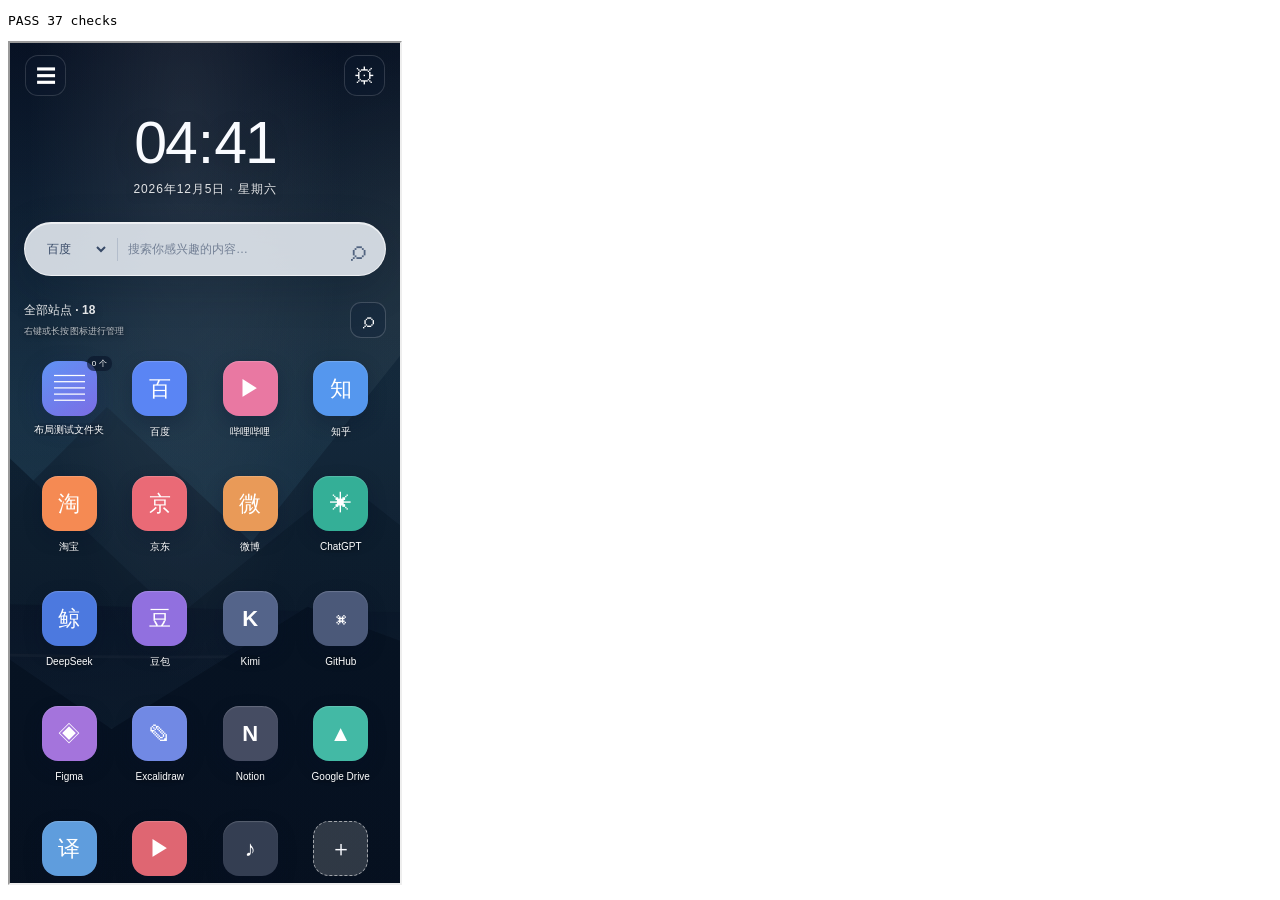
<file: tests/layout-smoke.html>
<!doctype html><html lang="zh-CN"><head><meta charset="utf-8"><title>v1.6 Desktop layout tests</title></head>
<body data-test-status="pending"><pre id="result">Starting browser tests</pre><iframe id="site" style="width:1130px;height:840px"></iframe>
<script>
(async function(){
 var key='jizhuwangzhan-nav:v1', backup=localStorage.getItem(key),frame=document.getElementById('site'),checks=0;
 function check(ok,msg){checks++;if(!ok)throw Error('FAIL '+msg);}
 function el(id){return frame.contentDocument.getElementById(id);}
 function dataset(){return JSON.parse(localStorage.getItem(key));}
 function refresh(){return new Promise(function(resolve,reject){frame.onload=resolve;frame.onerror=reject;frame.src='../index.html?layout-smoke='+Date.now()+'-'+checks;});}
 function buttons(){return Array.from(frame.contentDocument.querySelectorAll('.tile[data-layout-key]'));}
 try {
  localStorage.removeItem(key);await refresh();
  check(!el('layoutToolbar').hidden===false,'toolbar hidden in default auto mode');
  check(!el('tiles').classList.contains('layout-grid'),'default grid is auto');
  check(dataset()===null,'fresh defaults are not stored until change');
  el('settingsButton').click();
  check(el('layoutEdit')!==null && el('layoutAutoTidy')!==null,'layout controls available');
  check(el('widgetManager').querySelectorAll('.widget-manager-row').length===3,'three configurable widgets');
  var rows=Array.from(el('widgetManager').querySelectorAll('.widget-manager-row'));
  rows[2].querySelector('button.widget-reorder').click();
  check(dataset().layout.widgets.order[1]==='note','widget upward reordering persisted');
  var note=el('widgets').querySelector('.note-widget');
  var widgetTypes=Array.from(el('widgets').children).map(function(x){return x.dataset.widget;});
  check(widgetTypes[1]==='note','widget reorders in actual DOM');
  rows=Array.from(el('widgetManager').querySelectorAll('.widget-manager-row'));
  var noteRow=rows[1],sz=noteRow.querySelector('select');
  sz.value='wide';sz.dispatchEvent(new Event('change',{bubbles:true}));
  check(dataset().layout.widgets.sizes.note==='wide','widget size persisted');
  check(note.classList.contains('widget-size-wide'),'widget size visibly applied');
  rows=Array.from(el('widgetManager').querySelectorAll('.widget-manager-row'));
  var show=rows[0].querySelector('input[type=checkbox]');
  show.checked=false;show.dispatchEvent(new Event('change',{bubbles:true}));
  check(el('widgets').querySelector('.quote-widget').hidden,'individual widget visibility works');
  el('widgetPlacement').value='above';el('widgetPlacement').dispatchEvent(new Event('change',{bubbles:true}));
  check(el('app').classList.contains('widgets-above'),'widget position toggles app class');
  check(dataset().layout.widgets.placement==='above','widget placement saved');
  el('layoutEdit').click();
  check(!el('settingsDialog').open,'layout editor closes settings');
  check(!el('layoutToolbar').hidden,'layout toolbar visible');
  check(dataset().layout.mode==='manual','manual mode persisted');
  check(el('tiles').classList.contains('layout-grid'),'desktop slots use manual grid');
  check(buttons().length>4,'links and folders use layout tile keys');
  var first=buttons()[0],firstKey=first.dataset.layoutKey;
  first.click();
  check(first.classList.contains('tile-layout-selected'),'selected site highlighted');
  var slot=Array.from(frame.contentDocument.querySelectorAll('.tile-slot')).find(function(x){return Number(x.dataset.layoutSlot)>21;});
  check(!!slot,'empty desktop slot exists');
  var target=Number(slot.dataset.layoutSlot);
  slot.click();
  check(dataset().layout.positions[firstKey]===target,'icon moved to chosen empty position');
  check(!el('layoutToolbar').hidden,'layout stays editable after moving');
  el('layoutDone').click();
  check(el('layoutToolbar').hidden,'finished editor hides toolbar');
  check(el('tiles').classList.contains('layout-grid'),'manual layout stays active after exiting editor');
  var saved=dataset().layout.positions[firstKey];
  await refresh();
  check(dataset().layout.mode==='manual','manual mode survives reload');
  var found=Array.from(frame.contentDocument.querySelectorAll('.tile[data-layout-key]')).find(function(x){return x.dataset.layoutKey===firstKey;});
  check(!!found && Number(found.dataset.layoutSlot)===saved,'position survives reload');
  frame.contentDocument.querySelector('.tile-add-folder').click();
  check(el('folderEditDialog').open,'manual desktop can create a folder');
  el('folderName').value='布局测试文件夹';
  el('folderEditForm').dispatchEvent(new Event('submit',{bubbles:true,cancelable:true}));
  check(dataset().folders.some(function(f){return f.name==='布局测试文件夹';}),'folder persists alongside manual layout');
  el('settingsButton').click();el('layoutEdit').click();
  var folderIcon=frame.contentDocument.querySelector('.tile-folder[data-layout-key]');
  check(!!folderIcon,'folder icon participates in manual placement');
  folderIcon.click();
  check(folderIcon.classList.contains('tile-layout-selected'),'folder is selected exactly once');
  var blank=Array.from(frame.contentDocument.querySelectorAll('.tile-slot')).find(function(t){return Number(t.dataset.layoutSlot)>20;});
  check(!!blank,'new empty location available for folder');
  var folderTarget=Number(blank.dataset.layoutSlot),folderKey=folderIcon.dataset.layoutKey;
  blank.click();
  check(dataset().layout.positions[folderKey]===folderTarget,'folder manual position saved');
  el('layoutDone').click();
  frame.contentWindow.confirm=function(){return true;};
  el('settingsButton').click();el('layoutAutoTidy').click();
  check(dataset().layout.mode==='auto','auto tidy restores normal mode');
  check(Object.keys(dataset().layout.positions).length===0,'auto tidy removes saved holes');
  check(!el('tiles').classList.contains('layout-grid'),'auto tidy changes grid');
  var legacy=dataset();delete legacy.layout;localStorage.setItem(key,JSON.stringify(legacy));await refresh();
  el('settingsButton').click();
  check(el('widgetManager').querySelectorAll('.widget-manager-row').length===3,'old backups receive default widget preferences');
  check(!el('app').classList.contains('widgets-above'),'old backups use widgets below shortcuts');
  el('settingsClose').click();
  frame.style.width='390px';frame.contentWindow.dispatchEvent(new Event('resize'));
  check(!el('tiles').classList.contains('layout-grid'),'mobile width uses responsive auto grid');
  document.body.dataset.testStatus='PASS';document.getElementById('result').textContent='PASS '+checks+' checks';
 }catch(e){document.body.dataset.testStatus='FAIL';document.getElementById('result').textContent='FAIL '+checks+' checks: '+(e.stack||e);}
 finally{if(backup===null)localStorage.removeItem(key);else localStorage.setItem(key,backup);}
})();
</script></body></html>
</file>
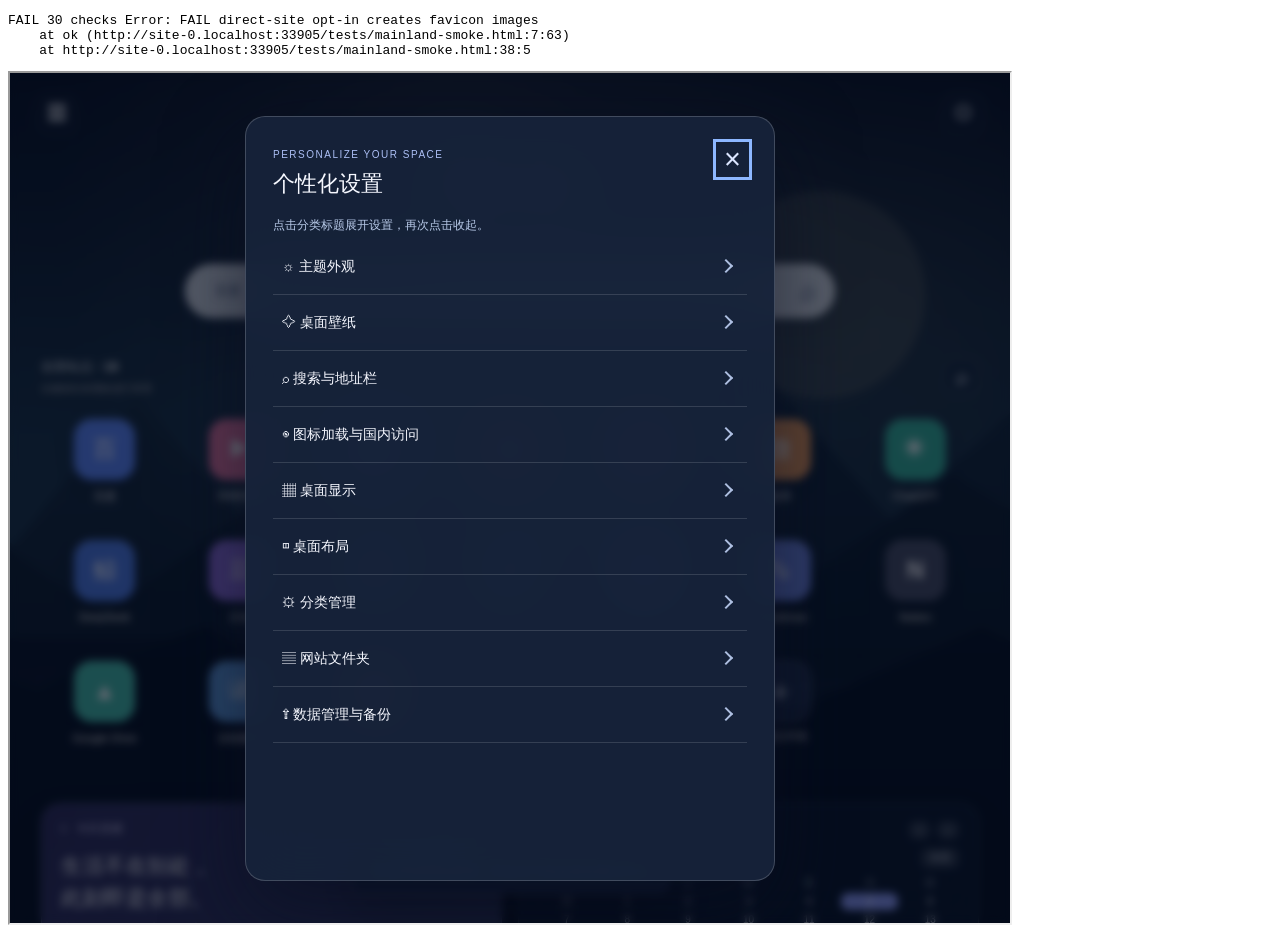
<file: tests/mainland-smoke.html>
<!doctype html>
<html lang="zh-CN"><head><meta charset="utf-8"><title>v1.8.1 mainland asset smoke</title></head>
<body data-test-status="pending"><pre id="result">running</pre><iframe id="site" style="width:1000px;height:850px"></iframe>
<script>
(async function(){
  var storageKey='jizhuwangzhan-nav:v1',snapshot=localStorage.getItem(storageKey),frame=document.getElementById('site'),checks=0;
  function ok(condition,message){checks++;if(!condition)throw Error('FAIL '+message);}
  function el(id){return frame.contentDocument.getElementById(id);}
  function data(){return JSON.parse(localStorage.getItem(storageKey));}
  function wait(){return new Promise(function(resolve){setTimeout(resolve,130);});}
  function load(){return new Promise(function(resolve,reject){frame.onload=resolve;frame.onerror=reject;frame.src='../index.html?assets='+Date.now()+Math.random();});}
  try{
    localStorage.removeItem(storageKey);await load();await wait();
    ok(el('faviconPolicy')!==null,'icon source setting is available');
    ok(el('faviconPolicy').value==='local','local-only icon policy defaults on');
    ok(frame.contentDocument.querySelectorAll('.favicon-img:not(.custom-favicon)').length===0,'default tiles create no remote icon requests');
    ok(frame.contentDocument.querySelectorAll('.favicon-letter').length>0,'character icons remain displayed');
    var filenames=['aurora','dusk','ocean','forest','night'];
    var css=await Promise.all(['../desktop.css','../personalize.css'].map(function(url){return fetch(url).then(function(res){ok(res.ok,url+' served');return res.text();});}));
    for(var i=0;i<filenames.length;i++){
      var file='./assets/wallpapers/'+filenames[i]+'.svg';
      ok(css[0].includes(file),'desktop stylesheet contains local '+filenames[i]);
      ok(css[1].includes(file),'thumbnail stylesheet contains local '+filenames[i]);
      var src=await fetch('../assets/wallpapers/'+filenames[i]+'.svg');
      ok(src.ok,'bundled '+filenames[i]+' served');
      var svg=await src.text();
      ok(svg.includes('<svg')&&svg.includes('</svg>'),'bundled '+filenames[i]+' valid vector asset structure');
    }
    ok(!css[0].includes('images.unsplash.com')&&!css[1].includes('images.unsplash.com'),'no third party wallpaper requests in CSS');
    var defaultWallpaper=frame.contentWindow.getComputedStyle(frame.contentDocument.querySelector('.backdrop')).backgroundImage;
    ok(defaultWallpaper.includes('aurora.svg'),'default wallpaper uses local asset');
    el('settingsButton').click();
    el('faviconPolicy').value='origin';
    el('faviconPolicy').dispatchEvent(new Event('change',{bubbles:true}));
    await wait();
    ok(data().settings.faviconPolicy==='origin','direct-site setting persisted');
    var external=frame.contentDocument.querySelectorAll('.favicon-img:not(.custom-favicon)');
    ok(external.length>0,'direct-site opt-in creates favicon images');
    ok(Array.from(external).every(function(img){return img.loading==='lazy';}),'direct-site icons lazy load');
    ok(Array.from(external).every(function(img){return /^https:\/\/[^/]+\/favicon.ico$/.test(img.src);}), 'direct-site icons resolve only their own domain favicon');
    ok(Array.from(external).every(function(img){return !img.src.includes('google.com/s2/');}), 'Google favicon proxy no longer called');
    el('faviconPolicy').value='local';
    el('faviconPolicy').dispatchEvent(new Event('change',{bubbles:true}));await wait();
    ok(data().settings.faviconPolicy==='local','local policy persists when restored');
    ok(frame.contentDocument.querySelectorAll('.favicon-img:not(.custom-favicon)').length===0,'reverting to local removes network icons');
    var legacy=data();delete legacy.settings.faviconPolicy;
    localStorage.setItem(storageKey,JSON.stringify(legacy));await load();await wait();
    ok(el('faviconPolicy').value==='local','existing v1.8 backup defaults to safe local icons');
    ok(frame.contentDocument.querySelectorAll('.favicon-letter').length>0,'existing user links still render');
    ok(el('wallpaperButtons').querySelectorAll('button').length===5,'all five wallpaper choices remain');
    el('settingsButton').click();
    el('wallpaperButtons').querySelector('[data-wallpaper=forest]').click();await wait();
    ok(data().settings.wallpaper==='forest','wallpaper selection persists');
    ok(frame.contentWindow.getComputedStyle(frame.contentDocument.querySelector('.backdrop')).backgroundImage.includes('forest.svg'),'forest wallpaper local asset is active');
    document.body.dataset.testStatus='PASS';
    document.getElementById('result').textContent='PASS '+checks+' checks';
  }catch(err){
    document.body.dataset.testStatus='FAIL';
    document.getElementById('result').textContent='FAIL '+checks+' checks '+(err.stack||err);
  }finally{
    if(snapshot===null)localStorage.removeItem(storageKey);
    else localStorage.setItem(storageKey,snapshot);
  }
})();
</script>
</body></html>
</file>
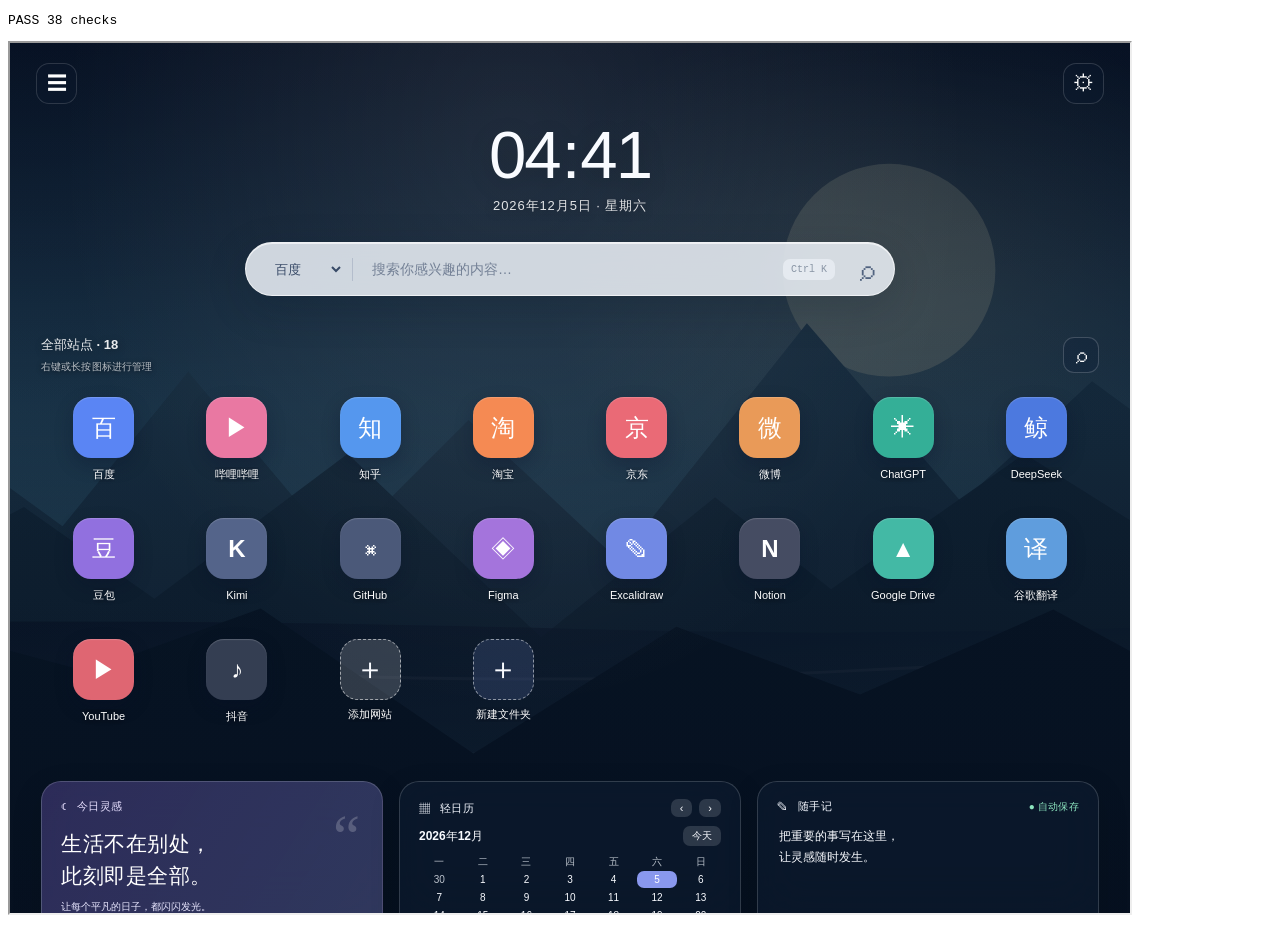
<file: tests/personalize-smoke.html>
<!doctype html><html lang="zh-CN"><head><meta charset="utf-8"><title>v1.7 个性化功能检查</title></head>
<body data-test-status="pending"><pre id="result">Running</pre><iframe id="site" style="width:1120px;height:870px"></iframe>
<script>
(async function(){
  var key='jizhuwangzhan-nav:v1', original=localStorage.getItem(key),frame=document.getElementById('site'),n=0,opened='';
  function ok(cond,msg){n++;if(!cond)throw Error('FAIL '+msg);}
  function el(id){return frame.contentDocument.getElementById(id);}
  function data(){return JSON.parse(localStorage.getItem(key));}
  function wait(ms){return new Promise(function(resolve){setTimeout(resolve,ms);});}
  function load(){return new Promise(function(resolve,reject){frame.onload=resolve;frame.onerror=reject;frame.src='../index.html?personalize='+Date.now()+'-'+n;});}
  function formSubmit(id){el(id).dispatchEvent(new Event('submit',{bubbles:true,cancelable:true}));}
  function fileFor(name,base64){
    var text=atob(base64),bytes=new Uint8Array(text.length);
    for(var i=0;i<text.length;i++)bytes[i]=text.charCodeAt(i);
    return new frame.contentWindow.File([bytes],name,{type:'image/png'});
  }
  async function upload(id,file){
    var dt=new frame.contentWindow.DataTransfer();dt.items.add(file);
    var input=el(id);input.files=dt.files;input.dispatchEvent(new Event('change',{bubbles:true}));
    await wait(220);
  }
  var onePixel='iVBORw0KGgoAAAANSUhEUgAAAAEAAAABCAQAAAC1HAwCAAAAC0lEQVR42mP8/x8AAwMCAO+/gmQAAAAASUVORK5CYII=';
  try{
    localStorage.removeItem(key);await load();
    var app=el('app');
    ok(!!el('wallpaperDim')&&!!el('wallpaperBlur')&&!!el('customEngineUrl'),'personalization controls render');
    ok(!!el('linkIconMode')&&!!el('linkIconUpload'),'image icon controls render');
    ok(data()===null,'defaults not written automatically');
    el('settingsButton').click();
    var sections=Array.from(frame.contentDocument.querySelectorAll('#settingsDialog details.setting-section'));
    ok(sections.length===9,'all personalization settings sections render');
    ok(sections.every(function(s){return !s.open;}),'all settings groups collapsed by default');
    var themeSection=sections.find(function(s){return !!s.querySelector('#themeButtons');});
    var wallpaperSection=sections.find(function(s){return !!s.querySelector('#wallpaperDim');});
    themeSection.querySelector('summary').click();
    ok(themeSection.open,'click expands a settings group');
    wallpaperSection.querySelector('summary').click();
    ok(wallpaperSection.open,'second settings group expands independently');
    themeSection.querySelector('summary').click();
    ok(!themeSection.open,'clicking the heading again collapses it');
    el('settingsClose').click();
    el('settingsButton').click();
    ok(sections.every(function(s){return !s.open;}),'reopening settings resets disclosures to collapsed');
    el('wallpaperDim').value='40';
    el('wallpaperDim').dispatchEvent(new Event('input',{bubbles:true}));
    ok(data().settings.wallpaperDim===40,'wallpaper brightness persisted');
    ok(app.style.getPropertyValue('--wp-brightness')==='0.6','brightness CSS variable applied');
    el('wallpaperBlur').value='3';
    el('wallpaperBlur').dispatchEvent(new Event('input',{bubbles:true}));
    ok(data().settings.wallpaperBlur===3,'blur saved');
    ok(app.style.getPropertyValue('--wp-blur')==='3px','blur CSS applied');
    var light=frame.contentDocument.querySelector('#themeButtons button[data-theme="light"]');
    light.click();
    ok(data().settings.theme==='light','light theme persisted');
    ok(frame.contentDocument.documentElement.dataset.theme==='light','dialogs receive light theme');
    ok(frame.contentWindow.getComputedStyle(el('settingsDialog')).backgroundColor==='rgb(246, 249, 255)','light dialog gets light background');
    frame.contentDocument.querySelector('#themeButtons button[data-theme="dark"]').click();
    ok(data().settings.theme==='dark','dark theme restored');
    el('customEngineUrl').value='http://example.org/?q=%s';
    el('customEngineSave').click();
    ok(data().settings.engine!=='custom','HTTP custom search rejected');
    el('customEngineUrl').value='https://example.org/search?q=%s';
    el('customEngineSave').click();
    ok(data().settings.engine==='custom','custom engine saved');
    ok(data().settings.customEngineUrl==='https://example.org/search?q=%s','custom template persisted');
    el('settingsClose').click();
    frame.contentWindow.open=function(url){opened=url;return null;};
    el('searchInput').value='hello world';
    formSubmit('searchForm');
    ok(opened==='https://example.org/search?q=hello%20world','custom search encodes query');
    el('searchInput').value='github.com';
    formSubmit('searchForm');
    ok(opened==='https://github.com/','bare domain navigates directly');
    el('searchInput').value='https://example.com/page?q=1';
    formSubmit('searchForm');
    ok(opened==='https://example.com/page?q=1','absolute safe URL navigates directly');
    el('searchInput').value='javascript:alert(1)';
    formSubmit('searchForm');
    ok(opened.startsWith('https://example.org/search?'),'unsafe protocol cannot launch as URL');
    var site=frame.contentDocument.querySelector('.tile-link');
    site.dispatchEvent(new MouseEvent('contextmenu',{bubbles:true,cancelable:true,clientX:85,clientY:85}));
    el('contextEdit').click();
    ok(el('editDialog').open,'site edit opens');
    el('linkIconMode').value='letter';
    formSubmit('editForm');
    ok(data().links[0].iconMode==='letter','letter mode saved');
    site=frame.contentDocument.querySelector('.tile-link');
    site.dispatchEvent(new MouseEvent('contextmenu',{bubbles:true,cancelable:true,clientX:85,clientY:85}));
    el('contextEdit').click();
    await upload('linkIconUpload',fileFor('icon.png',onePixel));
    ok(el('linkIconMode').value==='custom','upload activates custom icon mode');
    ok(!!el('linkIconPreview').querySelector('img'),'uploaded icon preview shows');
    formSubmit('editForm');
    ok(data().links[0].iconMode==='custom'&&data().links[0].iconImage.startsWith('data:image/png;base64,'),'custom icon persists');
    ok(!!frame.contentDocument.querySelector('.tile .custom-favicon'),'custom tile image renders');
    site=frame.contentDocument.querySelector('.tile-link');
    site.dispatchEvent(new MouseEvent('contextmenu',{bubbles:true,cancelable:true,clientX:85,clientY:85}));
    el('contextEdit').click();
    el('linkIconClear').click();
    formSubmit('editForm');
    ok(data().links[0].iconMode==='auto'&&!data().links[0].iconImage,'automatic icon mode restores');
    el('settingsButton').click();
    await upload('wallpaperUpload',fileFor('wallpaper.png',onePixel));
    ok(data().settings.wallpaper==='custom','wallpaper upload selects custom mode');
    ok(data().settings.customWallpaper.startsWith('data:image/png;base64,'),'custom wallpaper persisted');
    el('wallpaperRestore').click();
    ok(data().settings.wallpaper==='aurora'&&data().settings.customWallpaper==='','custom wallpaper can be removed');
    el('settingsClose').click();
    var legacy=data();
    delete legacy.settings.wallpaperDim;delete legacy.settings.wallpaperBlur;delete legacy.settings.customEngineUrl;
    legacy.settings.engine='baidu';
    legacy.links.forEach(function(l){delete l.iconMode;delete l.iconImage;});
    localStorage.setItem(key,JSON.stringify(legacy));await load();
    ok(el('storageRecovery').hidden,'v1.6 data loads without recovery banner');
    ok(el('app').style.getPropertyValue('--wp-brightness')==='0.8','legacy brightness uses default');
    ok(el('wallpaperBlur').value==='0','legacy blur uses default');
    ok(frame.contentDocument.querySelectorAll('.tile-link').length>0,'legacy icons still render');
    document.body.dataset.testStatus='PASS';elResult('PASS '+n+' checks');
  }catch(err){document.body.dataset.testStatus='FAIL';elResult('FAIL '+n+' checks: '+(err.stack||err));}
  finally{if(original===null)localStorage.removeItem(key);else localStorage.setItem(key,original);}
  function elResult(v){document.getElementById('result').textContent=v;}
})();
</script></body></html>
</file>
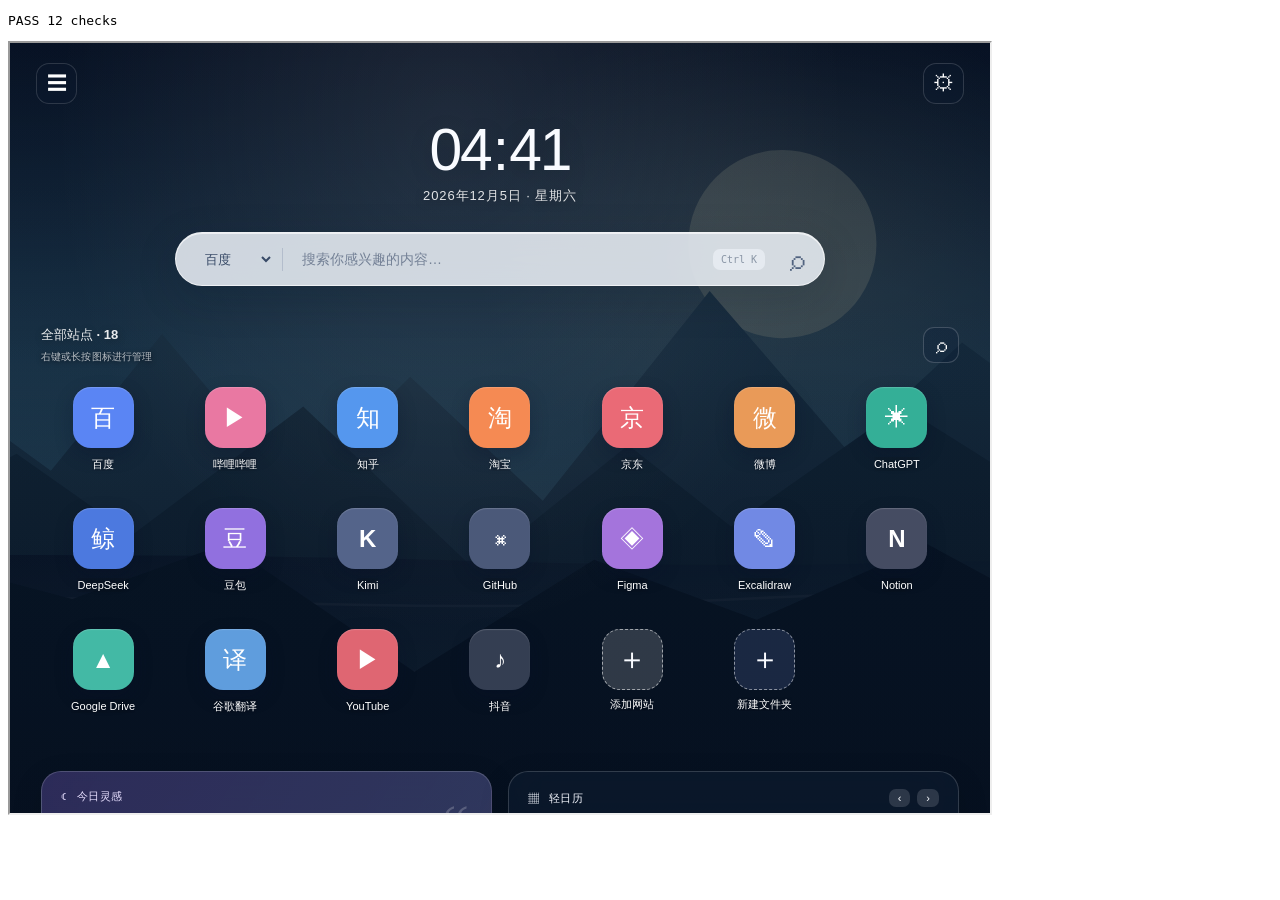
<file: tests/sorting-smoke.html>
<!doctype html><html lang="zh-CN"><head><meta charset="utf-8"><title>触屏排序回归测试</title></head>
<body data-test-status="pending"><pre id="result">running</pre><iframe id="site" style="width:980px;height:770px"></iframe>
<script>
(async function(){
  var key='jizhuwangzhan-nav:v1', backup=localStorage.getItem(key);
  var f=document.getElementById('site'),checks=0;
  function assert(cond,msg){checks++;if(!cond)throw Error('FAIL: '+msg);}
  function get(id){return f.contentDocument.getElementById(id);}
  function tiles(){return Array.from(f.contentDocument.querySelectorAll('.tile[data-link-id]'));}
  function center(r){return {x:r.left+r.width/2,y:r.top+r.height/2};}
  function pointer(el,type,x,y){
    el.dispatchEvent(new f.contentWindow.PointerEvent(type,{bubbles:true,cancelable:true,pointerType:'touch',pointerId:42,clientX:x,clientY:y,isPrimary:true}));
  }
  try{
    localStorage.removeItem(key);
    await new Promise(function(ok){f.onload=ok;f.src='../index.html?sorting='+Date.now();});
    assert(tiles().length>=3,'default site icons render');
    get('settingsButton').click();get('sortMode').click();
    assert(get('app').classList.contains('sorting'),'sorting CSS enabled');
    var first=tiles()[0],second=tiles()[1],id1=first.dataset.linkId,id2=second.dataset.linkId;
    assert(first.draggable,'desktop dragging still enabled');
    var click=new MouseEvent('click',{bubbles:true,cancelable:true});
    first.querySelector('.tile-link').dispatchEvent(click);
    assert(click.defaultPrevented,'sort mode prevents accidental navigation');
    var p=center(first.getBoundingClientRect()),q=center(second.getBoundingClientRect());
    pointer(first,'pointerdown',p.x,p.y);
    pointer(first,'pointermove',q.x,q.y);
    assert(second.classList.contains('drop-target'),'touch target highlighted');
    pointer(first,'pointerup',q.x,q.y);
    assert(tiles()[0].dataset.linkId===id2 && tiles()[1].dataset.linkId===id1,'touch drop changes icon order');
    assert(JSON.parse(localStorage.getItem(key)).links[0].id===id2,'touch order persisted');
    var head=tiles()[0],headId=head.dataset.linkId;
    head.querySelector('.tile-link').dispatchEvent(new KeyboardEvent('keydown',{bubbles:true,cancelable:true,key:'ArrowRight',altKey:true}));
    assert(tiles()[1].dataset.linkId===headId,'keyboard Alt+Right rearranges icons');
    assert(f.contentDocument.activeElement===tiles()[1].querySelector('.tile-link'),'keyboard focus retained');
    get('settingsButton').click();get('sortMode').click();
    assert(!get('app').classList.contains('sorting'),'sort mode can be disabled');
    assert(!tiles()[0].draggable,'normal mode disabled dragging');
    var before=JSON.parse(localStorage.getItem(key)).links.slice(0,3).map(function(x){return x.id;}).join(',');
    await new Promise(function(ok){f.onload=ok;f.src='../index.html?sorting=reload-'+Date.now();});
    var after=tiles().slice(0,3).map(function(x){return x.dataset.linkId;}).join(',');
    assert(before===after,'icon order survives page reload');
    document.body.dataset.testStatus='PASS';document.getElementById('result').textContent='PASS '+checks+' checks';
  }catch(e){document.body.dataset.testStatus='FAIL';document.getElementById('result').textContent='FAIL '+checks+' checks: '+(e.stack||e);}
  finally{if(backup===null)localStorage.removeItem(key);else localStorage.setItem(key,backup);}
})();
</script></body></html>
</file>
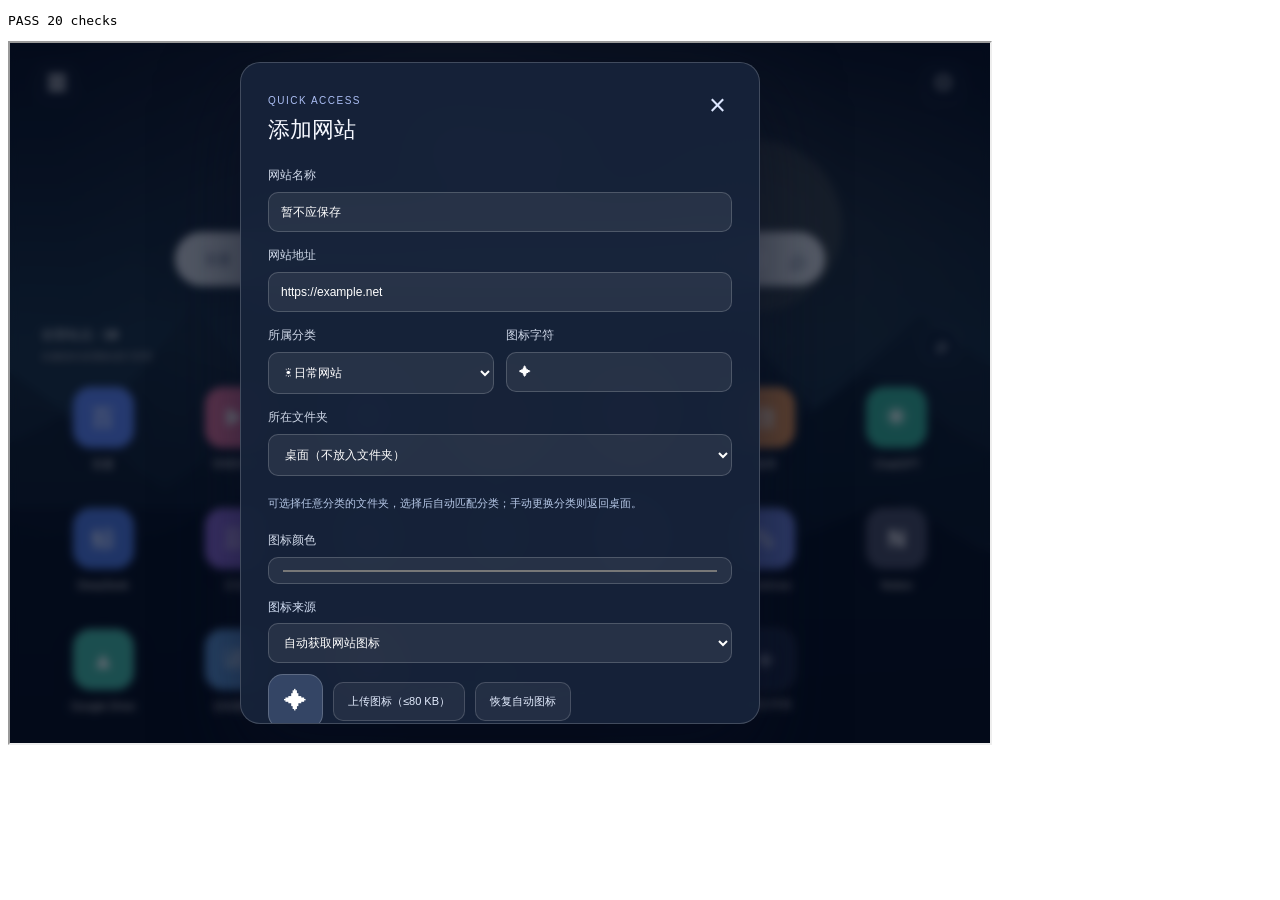
<file: tests/stability-smoke.html>
<!doctype html><html lang="zh-CN"><head><meta charset="utf-8"><title>v1.3 数据回归测试</title></head>
<body data-test-status="pending"><pre id="result">running</pre><iframe id="site" style="width:980px;height:700px"></iframe>
<script>
(async function(){
  var key='jizhuwangzhan-nav:v1';
  var backup=localStorage.getItem(key);
  var frame=document.getElementById('site'),checks=0;
  function assert(ok,desc){checks++;if(!ok)throw Error('FAIL: '+desc);}
  function get(id){return frame.contentDocument.getElementById(id);}
  function load(){
    return new Promise(function(resolve,reject){
      frame.onload=function(){resolve();};
      frame.onerror=function(){reject(Error('iframe failed'));};
      frame.src='../index.html?stability-test='+Date.now()+'-'+checks;
    });
  }
  function submit(form){form.dispatchEvent(new Event('submit',{bubbles:true,cancelable:true}));}
  try {
    localStorage.removeItem(key);
    await load();
    assert(get('storageRecovery').hidden,'fresh storage does not warn');
    var favorites=Array.from(frame.contentDocument.querySelectorAll('.group-row')).find(function(x){return x.textContent.includes('我的常用');});
    assert(!!favorites,'favorites category exists');
    favorites.click();
    get('tiles').querySelector('.tile-add').click();
    assert(get('linkFav').checked,'new link in favorites is favorite by default');
    get('linkName').value='稳定性测试网址';
    get('linkUrl').value='https://example.com/v13';
    submit(get('editForm'));
    assert(!get('editDialog').open,'link editor closes after successful save');
    assert(get('tiles').textContent.includes('稳定性测试网址'),'new favorite stays visible');
    assert(JSON.parse(localStorage.getItem(key)).links.some(function(l){return l.name==='稳定性测试网址'&&l.favorite;}),'favorite persisted correctly');
    get('settingsButton').click();
    get('manageAddGroup').click();
    assert(get('groupDialog').open,'category uses dialog instead of prompt');
    get('groupName').value='测试分类';
    get('groupIcon').value='◎';
    submit(get('groupForm'));
    assert(!get('groupDialog').open,'group editor closes after save');
    assert(JSON.parse(localStorage.getItem(key)).groups.some(function(g){return g.name==='测试分类'&&g.icon==='◎';}),'group name and icon persist');
    get('settingsClose').click();
    var all=Array.from(frame.contentDocument.querySelectorAll('.group-row')).find(function(x){return x.textContent.includes('全部站点');});
    all.click();
    var previous=localStorage.getItem(key);
    var proto=frame.contentWindow.Storage.prototype;
    var oldSet=proto.setItem;
    proto.setItem=function(){throw new DOMException('Quota exceeded','QuotaExceededError');};
    try {
      var link=get('tiles').querySelector('.tile-link');
      link.dispatchEvent(new MouseEvent('contextmenu',{bubbles:true,cancelable:true,clientX:60,clientY:60}));
      assert(!get('linkContextMenu').hidden,'menu shown before failure');
      get('contextFav').click();
      assert(localStorage.getItem(key)===previous,'failed write does not change stored data');
      assert(get('toast').textContent.includes('保存失败'),'save failure is reported');
      var actual=JSON.parse(localStorage.getItem(key));
      var savedLink=actual.links.find(function(l){return l.name==='稳定性测试网址';});
      assert(!!savedLink&&savedLink.favorite,'last good state remains valid');
    } finally {proto.setItem=oldSet;}
    var invalid='{"links":[corrupt-json}';
    localStorage.setItem(key,invalid);
    await load();
    assert(!get('storageRecovery').hidden,'invalid JSON triggers recovery warning');
    assert(localStorage.getItem(key)===invalid,'corrupted data remains unchanged');
    assert(get('downloadBrokenData').textContent.includes('原始数据'),'original download action offered');
    get('tiles').querySelector('.tile-add').click();
    get('linkName').value='暂不应保存';
    get('linkUrl').value='https://example.net';
    submit(get('editForm'));
    assert(localStorage.getItem(key)===invalid,'blocked write never overwrites original data');
    assert(get('toast').textContent.includes('保存已暂停'),'blocked write is explained');
    frame.contentWindow.confirm=function(){return true;};
    get('resetBrokenData').click();
    assert(get('storageRecovery').hidden,'explicit reset clears warning');
    assert(JSON.parse(localStorage.getItem(key)).links.length>0,'explicit reset restores valid defaults');
    document.body.dataset.testStatus='PASS';
    document.getElementById('result').textContent='PASS '+checks+' checks';
  } catch(e){
    document.body.dataset.testStatus='FAIL';
    document.getElementById('result').textContent='FAIL '+checks+' checks: '+(e.stack||e);
  } finally {
    if(backup===null)localStorage.removeItem(key);
    else localStorage.setItem(key,backup);
  }
})();
</script></body></html>
</file>
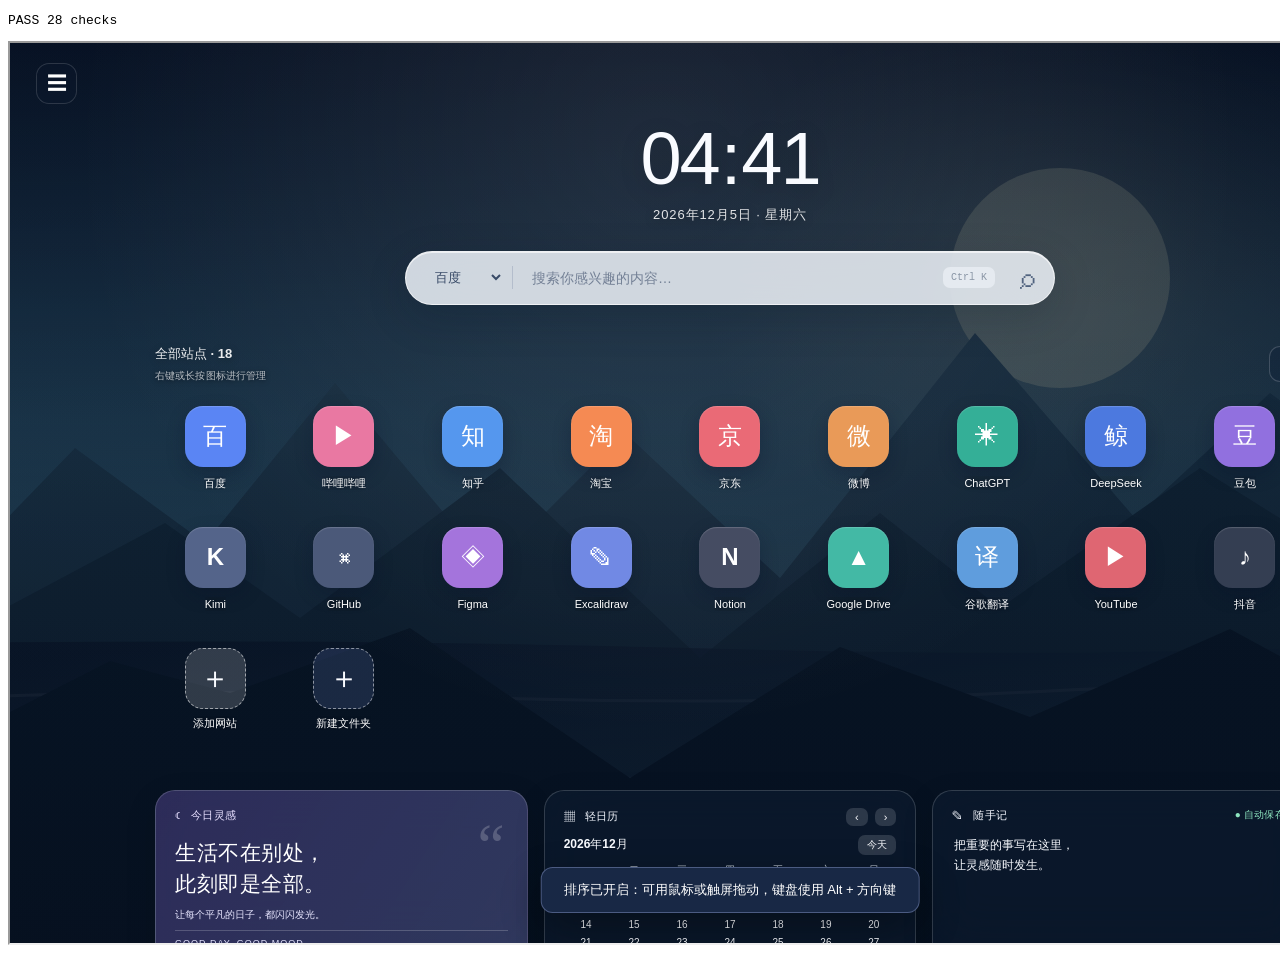
<file: tests/ui-smoke.html>
<!doctype html>
<html lang="zh-CN"><head><meta charset="UTF-8"><title>导航交互冒烟测试</title></head>
<body data-test-status="pending"><pre id="result">测试启动中</pre>
<iframe id="site" src="../index.html" style="width:1440px;height:900px"></iframe>
<script>
(function(){
  var frame = document.getElementById('site');
  var checks = 0;
  function assert(ok, msg){ checks++; if(!ok)throw Error('断言失败：'+msg); }
  function sleep(ms){ return new Promise(function(resolve){setTimeout(resolve,ms);}); }
  frame.addEventListener('load',async function(){
    try {
      var d = frame.contentDocument, w = frame.contentWindow;
      var el = function(id){ return d.getElementById(id); };
      assert(!!el('menu') && !!el('settingsButton'), '必要按钮存在');
      assert(!d.getElementById('newLinkTop') && !d.getElementById('openSettings'),'重复入口已移除');
      assert(!d.getElementById('addLink'),'添加入口已整合');
      assert(el('sidebar').inert,'侧栏默认不可被键盘误聚焦');
      assert(w.getComputedStyle(el('sidebar')).position==='fixed','分类为抽屉而非固定占位栏');
      assert(el('sidebar').getAttribute('aria-hidden')==='true','抽屉无障碍初始状态');
      assert(!!d.querySelector('.tile-link'),'网站列表正常渲染');
      assert(!d.querySelector('.tile-menu'),'不再有图标附属按钮');
      el('menu').click();
      assert(el('sidebar').classList.contains('mobile-open'),'抽屉展开');
      assert(!el('sidebar').inert && el('menu').getAttribute('aria-expanded')==='true','展开状态可访问');
      el('closeSidebar').click();
      assert(!el('sidebar').classList.contains('mobile-open') && el('sidebar').inert,'抽屉可关闭');
      el('menu').click();
      el('mobileScrim').click();
      assert(el('mobileScrim').hidden,'遮罩点击关闭抽屉');
      el('settingsButton').click();
      assert(el('settingsDialog').open,'设置入口可用');
      assert(!!el('focusButton') && !!el('sortMode') && !!el('manageAddGroup'),'高级操作已移至设置');
      el('settingsClose').click();
      el('filterToggle').click();
      assert(!el('filter').hidden && el('filterToggle').getAttribute('aria-expanded')==='true','搜索展开');
      el('filter').value='github';
      el('filter').dispatchEvent(new Event('input',{bubbles:true}));
      assert(d.querySelectorAll('.tile:not(.tile-add)').length===1,'本地查找按网站名称筛选');
      el('filterToggle').click();
      assert(el('filter').hidden && el('filter').value==='','搜索可收起并清空');
      var link=d.querySelector('.tile-link');
      link.dispatchEvent(new MouseEvent('contextmenu',{bubbles:true,cancelable:true,clientX:100,clientY:100}));
      assert(!el('linkContextMenu').hidden,'右键菜单可打开');
      el('contextEdit').click();
      assert(el('editDialog').open,'菜单编辑进入对话框');
      el('editClose').click();
      link=d.querySelector('.tile-link');
      link.dispatchEvent(new KeyboardEvent('keydown',{key:'F10',shiftKey:true,bubbles:true,cancelable:true}));
      assert(!el('linkContextMenu').hidden,'Shift+F10 可打开操作菜单');
      w.dispatchEvent(new KeyboardEvent('keydown',{key:'Escape',bubbles:true,cancelable:true}));
      assert(el('linkContextMenu').hidden,'Escape 关闭操作菜单');
      link=d.querySelector('.tile-link');
      link.dispatchEvent(new PointerEvent('pointerdown',{pointerType:'touch',clientX:30,clientY:30,bubbles:true}));
      await sleep(650);
      assert(!el('linkContextMenu').hidden,'手机长按打开操作菜单');
      link.dispatchEvent(new PointerEvent('pointerup',{pointerType:'touch',bubbles:true}));
      var ev=new MouseEvent('click',{bubbles:true,cancelable:true});
      link.dispatchEvent(ev);
      assert(ev.defaultPrevented,'长按后不会误打开网站');
      el('contextFav').click();
      assert(el('linkContextMenu').hidden,'收藏后菜单关闭');
      el('settingsButton').click();
      el('sortMode').click();
      assert(d.querySelector('.tile').draggable,'排序模式可开启');
      el('settingsButton').click();
      el('sortMode').click();
      assert(!d.querySelector('.tile').draggable,'排序模式可关闭');
      el('settingsButton').click();
      el('focusButton').click();
      assert(el('app').classList.contains('focus'),'专注模式可开启');
      el('settingsButton').click();
      el('focusButton').click();
      assert(!el('app').classList.contains('focus'),'专注模式可退出');
      document.body.dataset.testStatus='PASS';
      document.getElementById('result').textContent='PASS '+checks+' checks';
    }catch(e){
      document.body.dataset.testStatus='FAIL';
      document.getElementById('result').textContent='FAIL '+checks+' checks: '+(e.stack || e);
    }
  });
})();
</script></body></html>
</file>
<file: style.css>
:root{font-family:Inter,-apple-system,BlinkMacSystemFont,"Segoe UI","PingFang SC","Microsoft Yahei",sans-serif;font-synthesis:none}*{box-sizing:border-box}html,body{margin:0;min-height:100%;scroll-behavior:smooth}button,input,select,textarea{font:inherit}button{cursor:pointer}button:focus-visible,input:focus-visible,select:focus-visible,textarea:focus-visible{outline:3px solid #8db7ff;outline-offset:2px}body{background:#0d182d}.app{--text:#f5f7ff;--muted:#afbfda;--glass:rgba(22,36,63,.52);--glass-border:rgba(255,255,255,.13);--panel:rgba(17,29,53,.72);--input-bg:rgba(255,255,255,.1);--shade:rgba(9,18,36,.44);position:relative;display:flex;min-height:100vh;color:var(--text);isolation:isolate}.app[data-theme=light]{--text:#1d2b43;--muted:#586a82;--glass:rgba(255,255,255,.72);--glass-border:rgba(255,255,255,.87);--panel:rgba(255,255,255,.83);--input-bg:rgba(255,255,255,.74);--shade:rgba(234,241,254,.18)}.backdrop{position:fixed;inset:0;z-index:-2;background:radial-gradient(circle at 75% 12%,#668bd4 0,transparent 34%),radial-gradient(circle at 32% 78%,#243e73 0,transparent 43%),linear-gradient(135deg,#0e1c39,#294875 62%,#0c1d3f)}.app[data-wallpaper=dusk] .backdrop{background:radial-gradient(circle at 75% 34%,#ffb392 0,transparent 39%),radial-gradient(circle at 19% 89%,#8a4b82 0,transparent 44%),linear-gradient(125deg,#382b57,#cb7a88 56%,#583e69)}.app[data-wallpaper=ocean] .backdrop{background:radial-gradient(circle at 70% 15%,#86d6e4 0,transparent 33%),radial-gradient(circle at 15% 75%,#164b82 0,transparent 46%),linear-gradient(125deg,#0d3d6a,#418ca8 65%,#0b355b)}.app[data-wallpaper=forest] .backdrop{background:radial-gradient(circle at 78% 16%,#86bbb2 0,transparent 34%),radial-gradient(circle at 13% 84%,#1f6258 0,transparent 44%),linear-gradient(125deg,#163b43,#508f86 60%,#244954)}.app[data-wallpaper=night] .backdrop{background:radial-gradient(circle at 73% 24%,#68548a 0,transparent 37%),radial-gradient(circle at 12% 76%,#283357 0,transparent 42%),linear-gradient(125deg,#111528,#36355c 65%,#131b35)}.app[data-wallpaper=custom] .backdrop{background-image:linear-gradient(var(--shade),var(--shade)),var(--custom-wallpaper);background-size:cover;background-position:center}.backdrop:after{content:"";position:absolute;inset:0;background:linear-gradient(90deg,rgba(8,15,31,.12),transparent 65%),linear-gradient(0deg,rgba(4,10,24,.26),transparent 55%);pointer-events:none}.app[data-theme=light] .backdrop:after{background:linear-gradient(90deg,rgba(248,252,255,.23),transparent 75%)}.sidebar{display:flex;flex-direction:column;width:255px;flex:none;position:sticky;top:0;height:100vh;padding:29px 16px 18px;background:var(--panel);border-right:1px solid var(--glass-border);backdrop-filter:blur(32px);z-index:10}.brand{display:flex;align-items:center;gap:12px;padding:0 14px 31px}.brand-mark{width:39px;height:39px;border-radius:13px;display:grid;place-items:center;background:linear-gradient(140deg,#85a1ff,#9c74e8);box-shadow:0 6px 25px #5574d955;color:white;font-size:22px}.brand strong{display:block;letter-spacing:1px;font-size:17px}.brand small{display:block;margin-top:3px;letter-spacing:1.2px;font-size:8px;color:var(--muted)}.side-caption{font-size:11px;color:var(--muted);padding:0 16px 10px;letter-spacing:1px}.group-nav{display:grid;gap:5px;overflow-y:auto;max-height:55vh}.group-row{display:flex;align-items:center;gap:12px;width:100%;border:none;background:transparent;color:var(--muted);border-radius:12px;text-align:left;padding:12px 13px;font-size:13px;transition:.17s}.group-row:hover,.group-row.active{background:rgba(141,174,255,.2);color:var(--text)}.group-row.active{box-shadow:inset 3px 0 #97aaff}.group-row .group-icon{width:20px;text-align:center;font-size:16px}.group-row .group-name{flex:1}.group-row .count{font-size:11px;opacity:.67}.sidebar-add{border:1px dashed var(--glass-border);background:transparent;color:var(--muted);border-radius:12px;margin:16px 8px 0;padding:12px;font-size:12px}.sidebar-add:hover{background:var(--input-bg);color:var(--text)}.side-bottom{margin-top:auto;padding-top:22px}.sidebar-quote{padding:19px 16px;border:1px solid var(--glass-border);border-radius:17px;background:var(--input-bg)}.sidebar-quote>span{display:block;color:#b4b8ff;font-size:25px}.sidebar-quote strong{font-size:12px}.sidebar-quote p{font-size:11px;line-height:1.7;color:var(--muted);margin:7px 0 0}.sidebar-settings{margin-top:13px;width:100%;padding:13px 15px;border:0;background:transparent;color:var(--text);text-align:left;font-size:13px;border-radius:10px}.sidebar-settings:hover{background:var(--input-bg)}.sidebar-settings span{float:right;font-size:20px}.main{min-width:0;flex:1;min-height:100vh;display:flex;flex-direction:column}.topbar{display:flex;align-items:center;justify-content:space-between;gap:15px;height:78px;padding:0 5%;font-size:12px;color:var(--muted)}.top-left,.top-actions{display:flex;align-items:center;gap:13px}.online-dot{width:7px;height:7px;background:#8ae4c2;border-radius:50%;box-shadow:0 0 0 4px #8ae4c229}.top-btn,.icon-button{border:0;background:transparent;color:var(--text);padding:11px;border-radius:12px}.top-btn:hover,.icon-button:hover{background:var(--input-bg)}.primary-btn{border:0;border-radius:11px;background:linear-gradient(120deg,#748ffc,#9c85fa);color:white;padding:12px 17px;font-size:13px;font-weight:600;box-shadow:0 7px 24px #6d76e34d}.primary-btn:hover{filter:brightness(1.1)}.content{width:min(1240px,92%);margin:0 auto;flex:1}.hero{text-align:center;padding-top:49px;padding-bottom:53px}.hero-eyebrow{font-size:10px;letter-spacing:2.8px;color:#d2d9ff;background:rgba(158,180,255,.13);display:inline-block;padding:10px 17px;border:1px solid var(--glass-border);border-radius:99px}.app[data-theme=light] .hero-eyebrow{color:#45619f}.clock{font-size:clamp(74px,9vw,128px);font-weight:650;line-height:1.23;letter-spacing:-5px;text-shadow:0 8px 34px #0c18332c;font-variant-numeric:tabular-nums;margin-top:11px}.clock span{font-weight:300;color:#c6d8ff;margin:0 5px}.hero-date{font-size:14px;letter-spacing:2px;color:var(--text)}.greeting{font-size:13px;color:var(--muted);margin:10px 0 27px}.search-form{margin:0 auto;width:min(660px,95%);min-height:62px;padding:7px;display:flex;align-items:center;border-radius:18px;background:var(--panel);border:1px solid var(--glass-border);box-shadow:0 15px 48px #07152e29;backdrop-filter:blur(20px)}.engine-wrap{flex:none}.engine-wrap select{border:0;max-width:99px;padding:11px 5px 11px 12px;background:transparent;color:var(--text);font-weight:600;cursor:pointer;outline:none}.engine-wrap option{color:#263550}.search-divider{height:23px;width:1px;background:var(--glass-border);margin:0 15px 0 5px}.search-form input{flex:1;min-width:0;background:none;border:0;outline:none;color:var(--text);font-size:14px}.search-form input::placeholder{color:var(--muted)}.search-form kbd{white-space:nowrap;border:1px solid var(--glass-border);padding:5px 7px;border-radius:5px;font-size:10px;color:var(--muted);margin:0 12px}.search-go{width:45px;height:45px;border:0;border-radius:12px;color:white;background:#7f92ef;font-size:31px;line-height:1}.hero-hint{margin-top:17px;font-size:11px;color:var(--muted)}.widgets{display:grid;grid-template-columns:1fr 1fr 1fr;gap:17px}.widget{min-height:221px;padding:23px;border-radius:21px;background:var(--glass);border:1px solid var(--glass-border);backdrop-filter:blur(22px);box-shadow:0 12px 40px #08132916;overflow:hidden}.widget-label{font-size:12px;display:flex;align-items:center;justify-content:space-between;letter-spacing:.3px}.quote-widget{background:linear-gradient(125deg,#7361b8bb,#545ba5a3);color:white;position:relative}.quote-widget .widget-label{color:#e8e0ff}.quote-mark{position:absolute;right:22px;top:20px;font-size:85px;opacity:.2;font-family:serif}.quote-widget h2{font-size:22px;line-height:1.45;margin:22px 0 4px;letter-spacing:.5px}.quote-widget p{font-size:11px;color:#e7e0ff}.quote-foot{margin-top:17px;padding-top:10px;border-top:1px solid #ffffff32;font-size:9px;letter-spacing:1px;color:#e5e4ff}.quote-foot span{float:right;font-size:17px}.month-nav{margin-left:auto;display:flex;gap:7px}.month-nav button,.month-heading button{border:none;color:var(--text);background:var(--input-bg);padding:3px 9px;border-radius:7px}.month-heading{display:flex;justify-content:space-between;align-items:center;margin:15px 0 10px;font-size:12px}.month-heading button{font-size:10px}.calendar{display:grid;grid-template-columns:repeat(7,1fr);gap:3px;text-align:center}.calendar span{height:21px;display:grid;place-items:center;font-size:10px;color:var(--muted)}.calendar span.day{color:var(--text)}.calendar span.today{background:#8998ee;color:white;border-radius:7px}.autosave{font-size:10px;color:#8de5bf}.note-widget{display:flex;flex-direction:column}.note-widget textarea{flex:1;width:100%;min-height:125px;resize:vertical;border:0;outline:0;background:transparent;color:var(--text);font-size:12px;line-height:1.9;margin-top:10px}.note-widget textarea::placeholder{color:var(--muted)}.note-footer{display:flex;justify-content:space-between;font-size:10px;color:var(--muted)}.links-section{padding:42px 0 60px}.section-toolbar{display:flex;justify-content:space-between;align-items:center;gap:12px;margin-bottom:24px}.section-title{display:flex;align-items:center;gap:13px}.section-icon{width:42px;height:42px;border-radius:12px;background:#8ca1ff42;display:grid;place-items:center;color:#d5deff;font-size:23px}.section-title h2{font-size:20px;margin:0}.section-title p{font-size:11px;margin:5px 0 0;color:var(--muted)}.toolbar-actions{display:flex;align-items:center;gap:9px}.toolbar-actions input{width:162px;border:1px solid var(--glass-border);background:var(--glass);color:var(--text);padding:12px;border-radius:11px;font-size:11px;outline:none}.toolbar-actions input::placeholder{color:var(--muted)}.subtle-btn{color:var(--text);padding:11px 13px;background:var(--glass);border:1px solid var(--glass-border);border-radius:11px;font-size:11px;white-space:nowrap}.subtle-btn:hover,.subtle-btn.active{background:#8c9ef43c}.tiles{display:grid;grid-template-columns:repeat(auto-fill,minmax(102px,1fr));gap:18px 13px}.tile{position:relative;min-height:116px;padding:13px 5px 12px;display:flex;flex-direction:column;align-items:center;justify-content:center;gap:12px;border-radius:18px;background:var(--glass);border:1px solid var(--glass-border);color:var(--text);transition:transform .16s,background .16s}.tile:hover{background:var(--panel);transform:translateY(-3px)}.tile.dragging{opacity:.4}.tile-name{max-width:95%;overflow:hidden;text-overflow:ellipsis;white-space:nowrap;font-size:12px}.tile-icon{display:grid;place-items:center;width:51px;height:51px;border-radius:16px;color:white;font-weight:700;font-size:22px;box-shadow:0 8px 17px #0f244324}.tile-menu{position:absolute;top:6px;right:6px;display:flex;gap:3px}.tile-menu button{font-size:10px;color:var(--text);border:0;border-radius:6px;background:var(--input-bg);padding:3px 5px;opacity:0}.tile:hover .tile-menu button,.tile:focus-within .tile-menu button{opacity:1}.tile-add .tile-icon{background:#a4b8fa23;border:1px dashed #c6d8ff99;color:var(--text);box-shadow:none;font-size:27px}.empty{padding:40px;color:var(--muted);text-align:center}.app.compact .tiles{grid-template-columns:repeat(auto-fill,minmax(84px,1fr));gap:12px}.app.compact .tile{min-height:94px}.app.compact .tile-icon{width:42px;height:42px;font-size:19px}footer{width:min(1240px,92%);margin:0 auto;padding:20px 0 30px;color:var(--muted);border-top:1px solid var(--glass-border);font-size:11px}footer span{color:#e9bacd}footer small{float:right;letter-spacing:1.5px}.toast{position:fixed;z-index:90;bottom:30px;left:50%;transform:translateX(-50%);background:#182845;color:white;padding:13px 22px;border:1px solid #9aa9db66;border-radius:12px;box-shadow:0 15px 40px #0005;font-size:13px}.dialog{border:1px solid #ffffff29;border-radius:23px;background:#1e2d49;color:#f6f8ff;max-width:min(520px,95vw);width:100%;padding:0;box-shadow:0 30px 80px #080d1f99}.dialog::backdrop{background:#050d1dbb;backdrop-filter:blur(5px)}.dialog-inner{padding:27px;display:grid;gap:15px}.dialog-head{display:flex;align-items:start;justify-content:space-between;margin-bottom:7px}.dialog-head small{color:#acbff5;font-size:10px;letter-spacing:1.5px}.dialog-head h2{font-size:22px;margin:7px 0 0}.close{font-size:29px;line-height:1;border:0;background:none;color:#dce6ff}.dialog-inner>label,.two-cols>label{display:flex;flex-direction:column;gap:8px;font-size:12px;color:#d0d9e9}.dialog label input:not([type=checkbox]),.dialog label select{width:100%;background:#ffffff13;color:#fff;border:1px solid #ffffff2e;border-radius:10px;padding:12px;outline:0}.dialog label select option{color:#233047}.two-cols{display:grid;grid-template-columns:1fr 1fr;gap:12px}.checkbox-line{display:flex!important;flex-direction:row!important;align-items:center;gap:9px!important;font-size:12px}.checkbox-line input{accent-color:#849af7}.form-error{min-height:14px;color:#ffb5a9;font-size:12px}.dialog-actions{display:flex;align-items:center;justify-content:flex-end;gap:9px;margin-top:3px}.dialog-actions .danger{margin-right:auto;color:#ffbcb8;background:none;border:0}.ghost,.upload-btn{display:inline-block;background:#ffffff10;border:1px solid #ffffff2a;border-radius:10px;padding:11px 14px;color:#e4edff;font-size:12px;text-decoration:none;cursor:pointer}.ghost:hover,.upload-btn:hover{background:#ffffff20}.settings-dialog{max-width:min(530px,95vw);height:min(90vh,850px)}.settings-inner{padding:27px;height:100%;display:flex;flex-direction:column}.settings-scroll{overflow:auto}.setting-section{padding:18px 0 24px;border-bottom:1px solid #ffffff22}.setting-section h3{font-size:14px;margin:0}.setting-section p{font-size:12px;color:#aebfdb;margin:10px 0 15px}.choice-row,.wallpaper-options,.settings-actions{display:flex;flex-wrap:wrap;gap:8px}.choice-row button,.wallpaper-options button{background:#ffffff18;border:1px solid #ffffff24;color:#e5efff;border-radius:9px;padding:10px 14px}.choice-row button.selected,.wallpaper-options button.selected{background:#8298ff88;border-color:#c5d0ff}.wallpaper-options{margin-bottom:13px}.setting-section>.checkbox-line{margin-top:15px}.manage-row{display:flex;align-items:center;gap:8px;justify-content:space-between;margin:8px 0;padding:9px 4px;border-bottom:1px solid #ffffff14;font-size:12px}.manage-row button{background:#ffffff16;border:0;color:#e8efff;border-radius:7px;padding:7px 10px}.reset-btn{display:block;background:transparent;color:#ffc0b8;border:0;margin-top:19px;padding:8px 0}.mobile-menu,.mobile-close,.mobile-scrim{display:none}.app.focus .widgets,.app.focus .links-section,.app.focus footer{display:none}.app.focus .hero{padding-top:12vh}.app.focus .top-actions #focusButton{background:#7e97fa40}@media(max-width:1180px){.widgets{grid-template-columns:1fr 1fr}.note-widget{grid-column:span 2;min-height:180px}.note-widget textarea{min-height:83px}.sidebar{width:223px}.tiles{grid-template-columns:repeat(auto-fill,minmax(95px,1fr))}}@media(max-width:850px){.sidebar{position:fixed;left:0;top:0;transform:translateX(-105%);transition:transform .2s;width:min(285px,85vw)}.sidebar.mobile-open{transform:translateX(0)}.mobile-scrim:not([hidden]){display:block;position:fixed;inset:0;background:#02091788;z-index:9}.mobile-menu,.mobile-close{display:inline-flex}.mobile-close{margin-left:auto;background:none;border:0;color:var(--text);font-size:26px}.hero{padding-top:35px}.topbar{padding:0 4%}.content{width:92%}}@media(max-width:620px){.topbar{height:64px}.top-left>span:not(.online-dot),.top-btn span,.top-add span{display:none}.top-actions{gap:2px}.top-btn{font-size:15px}.hero{padding-top:32px;padding-bottom:38px}.hero-eyebrow{font-size:8px;letter-spacing:1.5px}.clock{font-size:76px;margin-top:16px}.hero-date{font-size:12px;letter-spacing:1px}.search-form{width:100%;min-height:54px;padding:5px}.engine-wrap select{font-size:12px;max-width:80px;padding:10px 4px}.search-divider{margin:0 8px}.search-form input{font-size:12px}.search-form kbd{display:none}.search-go{width:42px;height:42px}.widgets{grid-template-columns:1fr;gap:12px}.note-widget{grid-column:auto}.widget{min-height:195px;padding:19px}.links-section{padding-top:33px}.section-toolbar{align-items:flex-start;flex-direction:column;gap:15px}.toolbar-actions{width:100%}.toolbar-actions input{flex:1;min-width:0}.tiles{grid-template-columns:repeat(4,minmax(0,1fr));gap:10px}.tile{min-height:106px;border-radius:15px}.tile-icon{width:43px;height:43px;border-radius:13px;font-size:19px}.tile-name{font-size:10px}.tile-menu button{opacity:1;font-size:9px}.dialog-inner,.settings-inner{padding:20px}.two-cols{grid-template-columns:1fr}footer small{display:none}}@media(max-width:360px){.tiles{grid-template-columns:repeat(3,minmax(0,1fr))}.toolbar-actions{gap:5px}.subtle-btn{padding:10px 8px}}@media(prefers-reduced-motion:reduce){*,*:before,*:after{transition:none!important;animation:none!important}}
[hidden]{display:none!important}
.tile-link:focus-visible{outline:2px solid #a9c3ff;border-radius:12px;outline-offset:1px}
@media(hover:none){.tile-menu button{opacity:1}}
</file>
<file: desktop.css>
/* 记住网站 · 桌面视觉重构
   设计目标：以壁纸为画布、弱化容器、强化图标与小组件。
   该样式作为 v1 原样式之上的可撤销覆盖层，保留全部已有功能。 */
:root { color-scheme: dark; }
html, body { min-height:100%; }
body { background:#081529; }
.app{
  --text:#f9fbff; --muted:rgba(243,248,255,.76);
  --glass:rgba(14,30,51,.48); --glass-border:rgba(255,255,255,.16);
  --panel:rgba(13,26,48,.72); --input-bg:rgba(255,255,255,.14);
  overflow-x:hidden;
}
.app[data-theme=light]{
  --text:#fff; --muted:rgba(255,255,255,.88);
  --glass:rgba(255,255,255,.63); --glass-border:rgba(255,255,255,.6);
  --panel:rgba(17,30,49,.65);
}
.backdrop{
  background-color:#16314e;
  background-image:
    linear-gradient(180deg,rgba(9,19,38,.34) 0%,rgba(8,24,46,.12) 42%,rgba(7,16,37,.48) 100%),
    url("./assets/wallpapers/aurora.svg"),
    radial-gradient(ellipse at 70% 25%,#618ca0,transparent 53%),
    linear-gradient(140deg,#223c5a,#122744);
  background-size:cover,cover,cover,cover;
  background-position:center,center,center,center;
  transform:translateZ(0);
}
.app[data-wallpaper=dusk] .backdrop{
  background-image:
    linear-gradient(180deg,rgba(30,12,34,.2),rgba(21,15,39,.54)),
    url("./assets/wallpapers/dusk.svg"),
    linear-gradient(135deg,#7e6470,#283a66);
}
.app[data-wallpaper=ocean] .backdrop{
  background-image:
    linear-gradient(180deg,rgba(8,24,53,.18),rgba(3,20,43,.57)),
    url("./assets/wallpapers/ocean.svg"),
    linear-gradient(135deg,#1a607c,#102b55);
}
.app[data-wallpaper=forest] .backdrop{
  background-image:
    linear-gradient(180deg,rgba(7,29,30,.13),rgba(4,20,31,.65)),
    url("./assets/wallpapers/forest.svg"),
    linear-gradient(130deg,#477866,#17394b);
}
.app[data-wallpaper=night] .backdrop{
  background-image:
    linear-gradient(180deg,rgba(3,13,38,.36),rgba(4,10,27,.65)),
    url("./assets/wallpapers/night.svg"),
    linear-gradient(140deg,#233a6b,#080d26);
}
.app[data-wallpaper=custom] .backdrop{
  background-image:linear-gradient(180deg,rgba(10,17,36,.1),rgba(5,16,35,.43)),var(--custom-wallpaper);
  background-size:cover; background-position:center;
}
.backdrop:after{
  background:radial-gradient(ellipse at 45% 12%,rgba(255,255,255,.11),transparent 52%),
  linear-gradient(180deg,rgba(5,12,27,.08),transparent 31%,rgba(7,15,30,.22));
}
.app[data-theme=light] .backdrop:after{
  background:linear-gradient(180deg,rgba(0,0,0,.06),transparent 47%,rgba(0,0,0,.12));
}
/* 左侧仅保留图标的桌面分组 Dock */
.sidebar{
  width:76px; padding:22px 10px 16px; height:100dvh; min-height:540px;
  background:rgba(10,22,42,.24);
  backdrop-filter:blur(18px); -webkit-backdrop-filter:blur(18px);
  border-right:1px solid rgba(255,255,255,.13);
  box-shadow:5px 0 28px rgba(0,0,0,.06);
  align-items:center;
}
.brand{padding:0 0 32px; justify-content:center;width:100%}
.brand-mark{
  width:46px;height:46px;border-radius:17px;
  background:linear-gradient(140deg,#70a1ff,#8f72ed);
  box-shadow:0 10px 24px rgba(34,65,129,.3);font-size:25px
}
.brand>div:nth-child(2),.side-caption,.group-row .group-name,.group-row .count,.sidebar-quote{display:none}
.group-nav{width:100%;display:flex;flex-direction:column;align-items:center;gap:10px;max-height:calc(100dvh - 225px)}
.group-row{
  width:50px;height:50px;flex:none;justify-content:center; padding:0; border-radius:16px;
  background:transparent;color:#f8fbff; border:1px solid transparent;
  transition:background .18s,transform .18s;
}
.group-row .group-icon{font-size:21px;width:auto;line-height:1}
.group-row:hover{transform:translateY(-2px);background:rgba(255,255,255,.19)}
.group-row.active{
  color:white;background:rgba(255,255,255,.23);
  border:1px solid rgba(255,255,255,.23);
  box-shadow:0 6px 18px rgba(2,8,29,.12),inset 0 0 0 1px rgba(255,255,255,.03)
}
.sidebar-add{
  flex:none;width:49px;height:49px;overflow:hidden;
  margin:12px 0 0;padding:0;font-size:0;
  border-radius:15px;background:rgba(255,255,255,.12);
  border:1px dashed rgba(255,255,255,.4);color:white;
}
.sidebar-add:before{content:"+";font-size:27px;line-height:1}
.side-bottom{width:100%;display:flex;justify-content:center;padding-top:15px}
.sidebar-settings{
  width:49px;height:49px;margin:0;padding:0;display:grid;place-items:center;
  font-size:0;text-align:center;color:white;background:rgba(255,255,255,.1);
}
.sidebar-settings:before{content:"⚙";font-size:23px}
.sidebar-settings span{display:none}
.main{min-width:0}
.topbar{height:68px;justify-content:flex-end;padding:10px 29px 0 20px;color:#fff}
.top-left{display:none}
.top-actions{gap:9px}
.top-btn,.icon-button{
  width:39px;height:39px;padding:0;
  display:grid;place-items:center;
  background:rgba(15,27,50,.26);border:1px solid rgba(255,255,255,.15);
  color:white;border-radius:13px;backdrop-filter:blur(9px)
}
.top-btn span{display:none}
.top-btn:hover,.icon-button:hover{background:rgba(255,255,255,.21)}
#newLinkTop{width:40px;height:40px;padding:0;display:grid;place-items:center;border-radius:13px;font-size:22px}
#newLinkTop span{display:none}
.content{width:min(1150px,calc(100% - 74px));margin:0 auto; flex:1}
.hero{padding:0 0 32px;text-align:center}
.hero-eyebrow,.greeting,.hero-hint{display:none}
.clock{
  margin:0;font-size:clamp(53px,6vw,74px);font-weight:350;
  line-height:1.21;letter-spacing:-2px;
  text-shadow:0 6px 24px rgba(0,0,0,.2);
}
.clock span{color:inherit;font-weight:300;margin:0 2px}
.hero-date{font-size:13px;font-weight:400;letter-spacing:.9px;margin-top:2px;color:rgba(255,255,255,.87);text-shadow:0 2px 10px #0016}
.search-form{
  width:min(650px,100%);min-height:54px;padding:6px 7px;
  margin:27px auto 0;border-radius:50px;
  background:rgba(245,249,255,.83);border:1px solid rgba(255,255,255,.65);
  color:#39465b;box-shadow:0 12px 42px rgba(4,20,37,.19),inset 0 1px rgba(255,255,255,.64);
  backdrop-filter:blur(28px);-webkit-backdrop-filter:blur(28px)
}
.engine-wrap select{color:#384a67;font-weight:600;font-size:13px;padding:9px 8px 9px 18px}
.engine-wrap option{color:#263550}
.search-divider{background:rgba(70,91,129,.2);margin:0 17px 0 8px}
.search-form input{color:#26334d;font-size:14px}
.search-form input::placeholder{color:#748196}
.search-form kbd{color:#8995a5;border:0;background:#e5eaf0;padding:5px 8px;border-radius:7px}
.search-go{border-radius:50%;width:40px;height:40px;background:transparent;color:#51637f;font-size:29px}
.search-go:hover{background:rgba(100,120,152,.13)}
/* 组件同桌面并置，避免三张夸张的管理后台卡片 */
.widgets{
  display:grid;grid-template-columns:1.1fr 1fr 1fr;gap:16px;
  margin:7px 0 19px;
}
.widget{
  min-height:188px;height:188px;padding:17px 19px;border-radius:20px;
  background:rgba(18,33,57,.43);border:1px solid rgba(255,255,255,.16);
  box-shadow:0 10px 32px rgba(0,0,0,.12);
  backdrop-filter:blur(24px);-webkit-backdrop-filter:blur(24px);
}
.widget-label{color:#f5f8ff;font-size:11px;letter-spacing:.25px}
.quote-widget{background:linear-gradient(122deg,rgba(52,49,100,.84),rgba(73,81,130,.63));}
.quote-widget h2{font-size:21px;line-height:1.52;margin:14px 0 4px}
.quote-widget p{font-size:10px;margin:8px 0;color:#e9e7ff}
.quote-foot{margin-top:8px;padding-top:7px}
.quote-mark{font-size:61px}
.month-heading{margin:9px 0 7px}
.calendar{gap:1px 3px}
.calendar span{height:17px;font-size:10px}
.note-widget textarea{font-size:12px;line-height:1.7;min-height:95px;resize:none}
.note-widget .note-footer{font-size:9px}
/* 网站像桌面应用图标：单个图标是主体，不要整张网址卡片 */
.links-section{padding:12px 0 58px}
.section-toolbar{margin-bottom:10px;min-height:32px}
.section-title{gap:6px}
.section-icon{display:none}
.section-title h2{font-size:13px;font-weight:550;color:rgba(255,255,255,.91);text-shadow:0 2px 8px rgba(0,0,0,.3)}
.section-title p{display:none}
.toolbar-actions{gap:8px}
.toolbar-actions input{width:128px;padding:8px 10px;background:rgba(19,36,60,.27);border-radius:11px;color:#fff;font-size:11px}
.toolbar-actions input::placeholder{color:#edf4ffb8}
.subtle-btn{padding:8px 11px;border-radius:11px;background:rgba(12,28,54,.24);color:white;border:1px solid rgba(255,255,255,.18)}
.subtle-btn:hover,.subtle-btn.active{background:rgba(255,255,255,.22)}
.tiles{display:grid;grid-template-columns:repeat(9,minmax(0,1fr));gap:13px 8px;justify-items:center}
.tile{
  width:100%;height:108px;min-height:108px;padding:9px 2px 5px;
  background:transparent;border:1px solid transparent;border-radius:18px;
  color:white;justify-content:start;gap:7px;transition:background .16s,transform .16s;
}
.tile:hover{background:rgba(255,255,255,.13);border-color:rgba(255,255,255,.13);transform:translateY(-2px)}
.tile-link{gap:9px!important;justify-content:flex-start!important}
.tile-icon{
  width:61px;height:61px;flex:none;border-radius:18px;
  display:grid;place-items:center;font-size:24px;font-weight:650;
  box-shadow:0 7px 18px rgba(6,16,40,.27),inset 0 1px 1px rgba(255,255,255,.18)
}
.tile-name{font-size:11px;font-weight:450;line-height:1.3;max-width:100%;text-shadow:0 1px 7px rgba(2,10,25,.8)}
.favicon-img{width:39px;height:39px;object-fit:contain;border-radius:6px;filter:drop-shadow(0 1px 1px rgba(0,0,0,.1))}
.tile-icon.has-favicon .favicon-letter{display:none}
.tile-menu{top:0;right:0;gap:1px;z-index:2}
.tile-menu button{font-size:11px;background:rgba(13,24,43,.85);border:1px solid #ffffff1d;border-radius:8px;padding:3px 6px}
.tile-add .tile-icon{width:61px;height:61px;background:rgba(255,255,255,.17);border:1px dashed rgba(255,255,255,.55);font-size:30px}
.app.compact .tiles{grid-template-columns:repeat(10,minmax(0,1fr));gap:10px}
.app.compact .tile{height:94px;min-height:94px}
.app.compact .tile-icon{width:52px;height:52px}
.app.compact .favicon-img{width:32px;height:32px}
.app.compact .tile-add .tile-icon{width:52px;height:52px}
footer{display:none}
.app.focus .hero{padding-top:20vh}
.app.focus .search-form{margin-top:35px}
.app.focus .top-actions #focusButton{background:rgba(255,255,255,.25)}
/* 对话框保留既有业务操作，但视觉采用桌面半透明面板 */
.dialog{background:rgba(22,35,58,.96);border:1px solid rgba(255,255,255,.19);border-radius:20px;backdrop-filter:blur(25px)}
.dialog::backdrop{background:rgba(2,8,23,.6);backdrop-filter:blur(4px)}
.app[data-theme=light] .tile-name,.app[data-theme=light] .section-title h2{color:white}
@media(max-width:1280px){
  .tiles{grid-template-columns:repeat(8,minmax(0,1fr))}
  .content{width:min(1080px,calc(100% - 60px))}
}
@media(max-width:1060px){
  .tiles{grid-template-columns:repeat(7,minmax(0,1fr))}
  .widgets{grid-template-columns:1fr 1fr}
  .note-widget{grid-column:span 2;min-height:150px;height:150px}
  .note-widget textarea{min-height:70px}
}
@media(max-width:850px){
  .sidebar{
    width:min(280px,85vw);align-items:stretch;padding:20px 15px;
    background:rgba(14,29,51,.9);backdrop-filter:blur(32px)
  }
  .brand{justify-content:start;padding:0 3px 22px;gap:11px}
  .brand>div:nth-child(2){display:block}
  .group-nav{display:grid;max-height:55vh;gap:5px;align-items:stretch}
  .group-row{width:100%;height:48px;padding:0 14px;justify-content:start;gap:14px}
  .group-row .group-name,.group-row .count{display:block}
  .group-row .group-name{flex:1}
  .sidebar-add{width:auto;margin:10px 5px 0;font-size:12px}
  .sidebar-add:before{display:none}
  .side-bottom{justify-content:start;margin-top:auto}
  .sidebar-settings{width:100%;display:block;text-align:left;font-size:13px;padding:12px}
  .sidebar-settings:before{display:none}
  .sidebar-settings span{display:block}
  .mobile-close{display:block;color:white}
  .topbar{height:58px;padding:9px 21px 0}
  .top-left{display:flex;margin-right:auto}
  .top-left>span{display:none}
  .mobile-menu{display:grid;place-items:center}
  .content{width:calc(100% - 48px)}
  .tiles{grid-template-columns:repeat(6,minmax(0,1fr))}
}
@media(max-width:620px){
  .topbar{height:56px;padding:7px 13px 0}
  .top-actions{gap:5px}
  .top-btn{height:37px;width:37px}
  #newLinkTop{height:37px;width:37px}
  .content{width:calc(100% - 30px);display:flex;flex-direction:column}
  .hero{padding:13px 0 27px}
  .clock{font-size:59px}
  .hero-date{font-size:12px}
  .search-form{margin-top:24px;min-height:51px}
  .search-form .engine-wrap select{max-width:79px;font-size:12px;padding:10px 4px 10px 11px}
  .search-divider{margin:0 8px}
  .search-form input{font-size:12px}
  .search-form kbd{display:none}
  .widgets{order:2;grid-template-columns:1fr 1fr;gap:10px;margin:22px 0 32px}
  .quote-widget{grid-column:span 2}
  .note-widget{grid-column:span 2;height:165px}
  .widget{padding:16px;height:183px;min-height:183px}
  .calendar-widget{grid-column:span 2}
  .links-section{order:1;padding:4px 0 10px}
  .section-toolbar{margin-bottom:14px}
  .toolbar-actions{width:auto}
  .toolbar-actions input{width:105px;min-width:0}
  .subtle-btn{padding:8px}
  .tiles{grid-template-columns:repeat(4,minmax(0,1fr));gap:5px 0}
  .tile{height:101px;min-height:101px;padding:9px 0 4px}
  .tile-icon,.tile-add .tile-icon{width:55px;height:55px;border-radius:16px;font-size:22px}
  .favicon-img{width:35px;height:35px}
  .tile-name{font-size:10px}
  .tile-menu button{opacity:1;padding:2px 4px}
  .app.compact .tiles{grid-template-columns:repeat(4,minmax(0,1fr))}
  .app.compact .tile-icon,.app.compact .tile-add .tile-icon{width:49px;height:49px}
}
@media(max-width:360px){
  .tiles{grid-template-columns:repeat(3,minmax(0,1fr))}
  .app.compact .tiles{grid-template-columns:repeat(4,minmax(0,1fr))}
  .section-title h2{font-size:11px}
}
@media(prefers-reduced-motion:reduce){.tile,.group-row{transition:none!important}}

/* 触屏设备仅常驻单个编辑入口，避免图标上方密集显示收藏和更多按钮。 */
.tile-menu button{opacity:0}
@media(hover:hover){
  .tile:hover .tile-menu button,.tile:focus-within .tile-menu button{opacity:1}
}
@media(hover:none){
  .tile-menu button{opacity:0}
  .tile-menu button:last-child{opacity:.72}
  .tile:focus-within .tile-menu button{opacity:1}
}
</file>
<file: minimal.css>
/* v1.2 极简桌面：保留功能，收起永久侧栏，操作按需出现 */
.app .sidebar {
  position:fixed; top:0; left:0; width:min(298px,88vw); height:100dvh; min-height:0;
  display:flex; flex-direction:column; align-items:stretch;
  padding:24px 17px 20px; z-index:40;
  background:rgba(17,31,53,.91); border-right:1px solid rgba(255,255,255,.22);
  box-shadow:15px 0 45px rgba(1,10,25,.27);
  backdrop-filter:blur(32px); -webkit-backdrop-filter:blur(32px);
  transform:translateX(-105%); visibility:hidden;
  transition:transform .25s ease,visibility .25s;
}
.app .sidebar.mobile-open {transform:translateX(0);visibility:visible}
.app .sidebar .brand {justify-content:flex-start;gap:11px;padding:0 4px 20px}
.app .sidebar .brand > div:nth-child(2){display:block}
.app .sidebar .brand strong {font-size:15px;color:#fff}
.app .sidebar .brand small{color:rgba(245,248,255,.62)}
.app .sidebar .side-caption{display:block;padding:10px 15px;color:rgba(255,255,255,.55)}
.app .sidebar .group-nav{display:flex;flex-direction:column;align-items:stretch;width:100%;gap:6px;max-height:none;overflow-y:auto;min-height:0;scrollbar-width:thin}
.app .sidebar .group-row{
  width:100%;height:49px;min-height:49px;padding:0 14px;justify-content:flex-start;
  gap:13px;flex:none;border-radius:14px;font-size:13px;
}
.app .sidebar .group-row .group-icon{width:25px;font-size:19px}
.app .sidebar .group-row .group-name,.app .sidebar .group-row .count{display:block}
.app .sidebar .group-row .group-name{flex:1}
.app .sidebar .group-row .count{font-size:11px}
.app .sidebar .mobile-close{display:block;margin-left:auto;font-size:27px}
.drawer-hint {margin-top:auto;padding:17px 9px 4px;font-size:11px;color:rgba(255,255,255,.65);line-height:1.7}
.app .mobile-scrim:not([hidden]) {display:block;position:fixed;inset:0;z-index:39;background:rgba(1,7,20,.54);backdrop-filter:blur(3px)}
.app .main{width:100%;flex:1}
.app .topbar {height:68px;display:flex;justify-content:space-between;align-items:center;padding:12px 26px 0}
.app .top-left {display:flex;margin-right:auto}
.app .mobile-menu {
  display:grid;place-items:center;width:41px;height:41px;
  font-size:20px;line-height:1;border-radius:13px;
  color:#fff;background:rgba(15,27,50,.22);border:1px solid rgba(255,255,255,.14)
}
.app .top-actions {display:flex;gap:0}
.app #settingsButton {font-size:22px;width:41px;height:41px;display:grid;place-items:center}
.app .content{width:min(1150px,calc(100% - 62px));display:flex;flex-direction:column}
.app .hero{order:0;padding:3px 0 29px}
.app .links-section{order:1;padding:11px 0 14px}
.app .widgets{order:2;margin:30px 0 45px}
.app .section-toolbar{margin-bottom:13px}
.app .section-title .manage-hint {
  display:block;margin:6px 0 0;font-size:10px;letter-spacing:.1px;
  color:rgba(255,255,255,.7);text-shadow:0 1px 5px #001a;
}
.app .toolbar-actions{display:flex;gap:6px;align-items:center}
.app .toolbar-actions input {
  width:min(240px,43vw);height:34px;border-radius:11px;
  background:rgba(20,39,63,.56);color:white;font-size:12px;
}
.app .toolbar-actions input[hidden]{display:none!important}
.app .local-search {width:36px;height:36px;display:grid;place-items:center;padding:0;font-size:22px;line-height:1}
.app .local-search[aria-expanded=true]{background:rgba(255,255,255,.22)}
.app .tiles{row-gap:13px}
.app .tile-menu{display:none!important}
.app .tile-link{touch-action:manipulation}
.app .tile:focus-within{background:rgba(255,255,255,.12)}
.link-context-menu {
  position:fixed;z-index:85;min-width:198px;max-width:calc(100vw - 20px);
  background:rgba(22,36,60,.96);border:1px solid rgba(255,255,255,.2);
  color:#f7faff;border-radius:16px;padding:7px;
  box-shadow:0 18px 46px rgba(0,8,22,.38);
  backdrop-filter:blur(28px);-webkit-backdrop-filter:blur(28px)
}
.link-context-menu[hidden]{display:none!important}
.link-context-menu button{
  display:block;width:100%;border:0;border-radius:10px;background:transparent;
  color:inherit;text-align:left;font-size:13px;line-height:1.3;
  padding:11px 13px;cursor:pointer;
}
.link-context-menu button:hover,.link-context-menu button:focus-visible{background:rgba(255,255,255,.13);outline:none}
.link-context-menu .context-danger{color:#ffb5b5}
.setting-actions-row{display:flex;flex-wrap:wrap;gap:10px;margin-top:18px}
.setting-actions-row .mode-switch{min-width:115px}
.setting-actions-row .mode-switch.active{background:#8298ff70;border-color:#c5d0ff}
@media(max-width:850px) {
  .app .content{width:calc(100% - 38px)}
  .app .topbar{height:60px;padding:9px 20px 0}
  .app .widgets{margin-top:22px}
}
@media(max-width:620px) {
  .app .topbar{height:57px;padding:8px 15px 0}
  .app .content{width:calc(100% - 28px)}
  .app .hero{padding:8px 0 26px}
  .app .links-section{padding:0 0 12px}
  .app .section-toolbar{gap:6px;flex-direction:row;align-items:center}
  .app .section-title h2{font-size:12px}
  .app .section-title .manage-hint{font-size:9px}
  .app .toolbar-actions{width:auto;flex-shrink:0}
  .app .toolbar-actions input{width:125px}
  .app .widgets{order:2;margin:22px 0 32px}
  .app .tile{height:102px}
}
@media(max-width:390px){
  .app .toolbar-actions input{width:105px}
}
@media(prefers-reduced-motion:reduce){
  .app .sidebar{transition:none}
}

/* v1.3：数据恢复横幅和分类编辑弹窗 */
.storage-recovery{
  position:fixed;z-index:95;top:max(12px,env(safe-area-inset-top));
  left:50%;transform:translateX(-50%);
  display:flex;align-items:center;justify-content:space-between;gap:18px;
  width:min(860px,calc(100vw - 24px));padding:17px 20px;
  background:rgba(50,31,39,.97);color:#fff;border:1px solid rgba(255,188,170,.6);
  border-radius:17px;box-shadow:0 20px 48px rgba(0,0,0,.44);
}
.storage-recovery[hidden]{display:none!important}
.storage-recovery strong{display:block;font-size:14px}
.storage-recovery p{margin:7px 0 0;font-size:12px;line-height:1.65;color:#ffe1d9}
.recovery-actions{display:flex;flex:none;gap:8px}
.recovery-actions button{padding:10px 12px;border-radius:10px;border:1px solid #ffffff65;color:#fff;background:#ffffff22;font-size:12px;white-space:nowrap}
.recovery-actions button:first-child{background:#fff;color:#402b32}
.group-dialog .dialog-inner{min-width:min(420px,calc(100vw - 44px))}
@media(max-width:620px){
  .storage-recovery{flex-direction:column;align-items:stretch;padding:15px}
  .recovery-actions{justify-content:stretch}
  .recovery-actions button{flex:1;min-width:0;white-space:normal}
}

/* v1.4 排序模式：显式区分普通访问与编辑交互 */
.app.sorting .tile {cursor:grab;touch-action:none;user-select:none;-webkit-user-select:none}
.app.sorting .tile-link {cursor:grab;touch-action:none;user-select:none;-webkit-user-select:none}
.app.sorting .tile:active {cursor:grabbing}
.app.sorting .tile.touch-sorting{opacity:.58;transform:scale(.97)}
.app.sorting .tile.drop-target{
  background:rgba(160,191,255,.23);
  border:1px dashed rgba(230,240,255,.89);
  transform:scale(1.035);
}
.app.sorting .tile-add{opacity:.65;cursor:pointer}
@media(hover:none){
  .app.sorting .tile{min-height:100px}
}

/* v1.5 原生网站文件夹及管理 */
.tile-folder{position:relative;cursor:pointer}
.tile-folder .folder-icon{
  background:linear-gradient(145deg,rgba(100,153,255,.95),rgba(130,112,238,.94));
  box-shadow:0 8px 23px rgba(16,36,92,.29);
  font-size:31px;
}
.tile-folder .folder-count{
  position:absolute;right:2px;top:4px;padding:2px 5px;border-radius:7px;
  font-size:9px;color:#fff;background:rgba(8,20,41,.62);
}
.tile-add-folder .tile-icon{background:rgba(140,165,255,.15);border:1px dashed rgba(255,255,255,.5)}
.app.sorting .tile-folder{opacity:.75;touch-action:auto;cursor:pointer}
.folder-dialog{max-width:min(580px,calc(100vw - 22px))}
.folder-inner{padding:25px;display:flex;flex-direction:column;gap:13px}
.folder-inner .dialog-head{margin-bottom:0}
.folder-subtitle{font-size:12px;color:#b9c9e4;margin:0}
.folder-contents{max-height:min(53vh,440px);min-height:85px;overflow:auto;display:flex;flex-direction:column;gap:6px}
.folder-empty{font-size:12px;color:rgba(228,237,255,.7);line-height:1.6}
.folder-entry{
  min-height:57px;display:flex;gap:8px;align-items:center;justify-content:space-between;
  padding:6px 9px;border-radius:13px;background:rgba(255,255,255,.065);
}
.folder-entry-link{display:flex;align-items:center;gap:11px;min-width:0;flex:1;text-decoration:none;color:#f8faff}
.folder-entry-icon{display:grid;place-items:center;flex:none;width:38px;height:38px;border-radius:11px;background:rgba(110,147,230,.4);font-size:18px}
.folder-entry-name{white-space:nowrap;overflow:hidden;text-overflow:ellipsis;font-size:13px}
.folder-entry-actions{display:flex;gap:2px;flex:none}
.folder-entry-actions button{
  width:32px;height:32px;display:grid;place-items:center;padding:0;
  color:#eaf0ff;background:transparent;border:0;border-radius:9px;
}
.folder-entry-actions button:hover,.folder-entry-actions button:focus-visible{background:rgba(255,255,255,.16)}
.folder-actions{display:flex;align-items:center;justify-content:flex-end;gap:9px;flex-wrap:wrap;margin-top:8px}
#folderManager .manage-row{gap:11px}
#folderManager .manage-row span{min-width:0;overflow:hidden;text-overflow:ellipsis;white-space:nowrap}
#folderManager .manage-row button{flex:none}
@media(max-width:620px){
 .folder-inner{padding:19px}
 .folder-entry{padding:6px 4px}
 .folder-entry-actions button{width:29px;height:34px}
 .tile-folder .folder-count{font-size:8px}
}
</file>
<file: layout.css>
/* v1.6 布局管理：桌面固定槽位 + 可配置组件 */
.app .tiles.layout-grid{grid-auto-rows:108px;grid-auto-flow:row;align-items:start}
.app .tiles.layout-grid>.tile{min-height:108px;height:108px;align-self:start}
.app .tiles.layout-grid .tile-slot{
  display:none;min-height:108px;height:108px;width:100%;border:1px dashed rgba(255,255,255,.35);
  border-radius:18px;background:rgba(255,255,255,.075);color:rgba(255,255,255,.66);
  cursor:pointer;align-self:start;outline-offset:3px;transition:background .16s,border-color .16s;
}
.app.layout-editing .tiles.layout-grid .tile-slot{display:grid;place-items:center}
.app.layout-editing .tiles.layout-grid .tile-slot::before{content:"+";font-size:24px;line-height:1;opacity:.34}
.app.layout-editing .tiles.layout-grid .tile-slot:hover,
.app.layout-editing .tiles.layout-grid .tile-slot.layout-drop-target{
  background:rgba(152,190,255,.25);border-color:rgba(255,255,255,.75)
}
.app.layout-editing .tiles.layout-grid .tile{cursor:grab;touch-action:none;user-select:none;-webkit-user-select:none}
.app.layout-editing .tiles.layout-grid .tile-link{cursor:grab;touch-action:none}
.app.layout-editing .tiles.layout-grid .tile.tile-layout-selected{
  background:rgba(141,189,255,.27);border:2px solid rgba(227,240,255,.85);
  box-shadow:0 0 0 3px rgba(88,134,240,.24)
}
.app.layout-editing .tiles.layout-grid .tile.layout-drop-target{
  background:rgba(141,189,255,.3);border:1px dashed #fff
}
.app.layout-editing .tiles.layout-grid .tile-add{display:none}
.layout-toolbar{
  position:fixed;left:50%;bottom:max(18px,env(safe-area-inset-bottom));
  z-index:85;transform:translateX(-50%);width:min(730px,calc(100vw - 25px));
  background:rgba(18,35,61,.94);color:#fff;border:1px solid rgba(255,255,255,.24);
  backdrop-filter:blur(25px);box-shadow:0 15px 45px rgba(0,0,0,.35);
  border-radius:18px;padding:12px 14px;display:flex;align-items:center;justify-content:space-between;gap:15px
}
.layout-toolbar[hidden]{display:none!important}
.layout-toolbar span{font-size:12px;line-height:1.5}
.layout-toolbar button{flex:none;padding:10px 20px;border:0;border-radius:11px;background:#89a5fd;color:#14243d;font-weight:650}
.layout-setting-actions{margin:12px 0}
.layout-hint{font-size:11px!important;color:#a8c2f4!important}
.widget-settings-title{margin-top:24px!important}
.widget-position-label{display:flex;align-items:center;justify-content:space-between;gap:12px;color:#e1eaff;font-size:12px;margin:15px 0}
.widget-position-label select{
  max-width:190px;background:#34435b;border:1px solid #ffffff38;border-radius:10px;color:white;padding:8px 10px
}
.widget-manager{display:flex;flex-direction:column;gap:8px}
.widget-manager-row{display:flex;align-items:center;gap:9px;padding:8px 4px;border-bottom:1px solid rgba(255,255,255,.13)}
.widget-manager-name{flex:1;font-size:12px;color:#ecf2ff}
.widget-manager-row input[type=checkbox]{accent-color:#8fa8ff;width:16px;height:16px;flex:none}
.widget-manager-row select{background:#34435b;color:#f8fbff;border:1px solid #ffffff30;border-radius:8px;padding:7px 5px;font-size:11px}
.widget-manager-row button{color:#fff;background:#ffffff1d;border:0;border-radius:8px;width:30px;height:31px}
.widget-manager-row button:disabled{opacity:.35;cursor:default}
.app .widgets{grid-template-columns:repeat(3,minmax(0,1fr));grid-auto-flow:row dense}
.app .widgets .widget{min-width:0;height:188px;min-height:188px;grid-column:auto;overflow:hidden}
.app .widgets .widget.widget-size-wide{grid-column:span 2}
.app .widgets .widget.widget-size-compact{height:163px;min-height:163px;padding:13px 16px}
.app .widgets .widget.widget-size-compact .quote-widget h2,
.app .widgets .quote-widget.widget-size-compact h2{font-size:17px;margin-top:9px}
.app .widgets .widget.widget-size-compact .quote-foot{display:none}
.app .widgets .widget.widget-size-compact .calendar span{height:14px}
.app .widgets .widget.widget-size-compact .month-heading{margin:7px 0 4px}
.app .widgets .widget.widget-size-compact textarea{min-height:72px}
.app.widgets-above .widgets{order:1}
.app.widgets-above .links-section{order:2}
@media(max-width:1060px){
  .app .widgets{grid-template-columns:repeat(2,minmax(0,1fr))}
  .app .widgets .widget.widget-size-wide{grid-column:span 2}
}
@media(max-width:850px){
  /* 手机和平板使用流动网格，避免桌面空格位影响阅读 */
  .app .tiles.layout-grid{grid-auto-rows:auto}
  .app .tiles.layout-grid .tile-slot{display:none!important}
  .app .widgets .widget{grid-column:auto}
}
@media(max-width:620px){
  .app .widgets{grid-template-columns:1fr}
  .app .widgets .widget,.app .widgets .widget.widget-size-wide{grid-column:auto}
  .layout-toolbar{display:none}
  .widget-manager-row{gap:6px}
  .widget-manager-name{font-size:11px}
  .widget-manager-row button{width:27px}
}
@media(prefers-reduced-motion:reduce){
  .app .tiles.layout-grid .tile-slot{transition:none}
}
</file>
<file: personalize.css>
/* v1.7 壁纸与主题统一：不改变 v1.6 既有布局/交互 */
.app .backdrop{
  filter:brightness(var(--wp-brightness,.8)) blur(var(--wp-blur,0px));
  transition:filter .16s ease;
}
.wallpaper-gallery{display:grid;grid-template-columns:repeat(3,minmax(0,1fr));gap:10px}
.wallpaper-gallery button{
  display:flex;flex-direction:column;gap:6px;min-width:0;
  text-align:left;padding:5px;border-radius:12px
}
.wallpaper-gallery .wallpaper-thumb{
  display:block;height:65px;width:100%;border-radius:8px;
  background-position:center;background-size:cover;
  box-shadow:inset 0 0 0 1px #ffffff28
}
.wallpaper-gallery [data-wallpaper=aurora] .wallpaper-thumb{background-image:linear-gradient(#20354a19,#10233b33),url("./assets/wallpapers/aurora.svg");background-color:#547a95}
.wallpaper-gallery [data-wallpaper=dusk] .wallpaper-thumb{background-image:linear-gradient(#1b234a10,#222f4722),url("./assets/wallpapers/dusk.svg");background-color:#ab7d8f}
.wallpaper-gallery [data-wallpaper=ocean] .wallpaper-thumb{background-image:linear-gradient(#164b6222,#12335d22),url("./assets/wallpapers/ocean.svg");background-color:#4c91ad}
.wallpaper-gallery [data-wallpaper=forest] .wallpaper-thumb{background-image:linear-gradient(#183d3822,#112d3522),url("./assets/wallpapers/forest.svg");background-color:#376c59}
.wallpaper-gallery [data-wallpaper=night] .wallpaper-thumb{background-image:linear-gradient(#0d1a4022,#15133833),url("./assets/wallpapers/night.svg");background-color:#263a72}
.wallpaper-gallery button.selected{outline:2px solid #b1c5ff;outline-offset:1px}
.wallpaper-gallery button span:last-child{font-size:11px}
.wallpaper-upload-actions{display:flex;align-items:center;flex-wrap:wrap;gap:10px;margin:10px 0}
.wallpaper-upload-actions #wallpaperRestore{font-size:11px;padding:9px 10px}
#wallpaperRestore:disabled{opacity:.4;cursor:not-allowed}
.wallpaper-tuning{display:grid;gap:9px;margin-top:16px}
.wallpaper-tuning label{display:flex;justify-content:space-between;align-items:center;font-size:12px;color:#e3eafa}
.wallpaper-tuning output{font-variant-numeric:tabular-nums;color:#c7d7fb}
.wallpaper-tuning input{width:100%;accent-color:#8fa9fc}
.icon-editor{display:grid;gap:11px}
.icon-editor>label{display:grid;gap:7px;font-size:12px;color:#d2def4}
.icon-editor>label select{width:100%;background:#ffffff13;color:#fff;border:1px solid #ffffff2e;border-radius:10px;padding:11px}
.icon-editor option{color:#263550}
.icon-upload-row{display:flex;align-items:center;gap:10px;flex-wrap:wrap}
.icon-editor-preview{
  flex:none;display:grid;place-items:center;width:55px;height:55px;
  background:#647eaa66;border-radius:15px;color:white;font-size:23px;
  border:1px solid #ffffff33;overflow:hidden
}
.icon-editor-preview img{width:45px;height:45px;object-fit:contain}
.field-hint{font-size:11px;color:#b7c9e8;line-height:1.6;margin:4px 0}
.icon-editor .upload-btn,.icon-editor .ghost{font-size:11px}
.custom-engine-setting{display:grid;gap:8px;font-size:12px;color:#e1eafb}
.custom-engine-setting input{
  width:100%;background:#ffffff13;border:1px solid #ffffff33;
  border-radius:10px;color:#fff;padding:12px;font-size:12px
}
#customEngineSave{margin-top:10px}
.app[data-theme=light]{
  --text:#253a53;--muted:#52647c;--glass:rgba(255,255,255,.84);
  --glass-border:rgba(255,255,255,.7);--panel:rgba(255,255,255,.85);
  --input-bg:rgba(236,243,255,.9);
}
.app[data-theme=light] .widgets .widget{
  background:rgba(251,253,255,.87)!important;color:#253a53;
  border-color:rgba(255,255,255,.85);
}
.app[data-theme=light] .widget-label,
.app[data-theme=light] .quote-widget h2,
.app[data-theme=light] .quote-widget p,
.app[data-theme=light] .quote-foot,
.app[data-theme=light] .calendar span.day,
.app[data-theme=light] .note-widget textarea,
.app[data-theme=light] .note-footer{color:#243752!important}
.app[data-theme=light] .calendar span.today{color:#fff!important;background:#526ed0}
.app[data-theme=light] .note-widget textarea::placeholder{color:#738399}
.app[data-theme=light] .quote-widget{background:rgba(245,247,255,.92)!important}
.app[data-theme=light] .quote-foot{border-color:#cad6e6}
.app[data-theme=light] .widget .month-nav button,.app[data-theme=light] .widget .month-heading button{background:#e8eefb;color:#253a53}
html[data-theme=light] .dialog{background:#f6f9ff;color:#233552;border-color:#fff}
html[data-theme=light] .dialog .dialog-head small{color:#5873a4}
html[data-theme=light] .dialog .close{color:#2c4165}
html[data-theme=light] .dialog .setting-section{border-color:#d6dfed}
html[data-theme=light] .dialog .setting-section h3,
html[data-theme=light] .dialog .setting-section p,
html[data-theme=light] .dialog .dialog-inner>label,
html[data-theme=light] .dialog .two-cols>label,
html[data-theme=light] .dialog .widget-manager-name,
html[data-theme=light] .dialog .wallpaper-tuning label,
html[data-theme=light] .dialog .wallpaper-tuning output,
html[data-theme=light] .dialog .custom-engine-setting,
html[data-theme=light] .dialog .icon-editor>label,
html[data-theme=light] .dialog .widget-position-label{color:#304461}
html[data-theme=light] .dialog label input:not([type=checkbox]),
html[data-theme=light] .dialog label select,
html[data-theme=light] .dialog .custom-engine-setting input,
html[data-theme=light] .dialog .icon-editor>label select,
html[data-theme=light] .dialog .widget-position-label select,
html[data-theme=light] .dialog .widget-manager-row select{
  background:#fff;border-color:#c9d6e9;color:#263b58
}
html[data-theme=light] .dialog .ghost,
html[data-theme=light] .dialog .choice-row button,
html[data-theme=light] .dialog .wallpaper-options button,
html[data-theme=light] .dialog .widget-manager-row button{color:#274263;background:#e4ecfa;border-color:#b6c8e2}
html[data-theme=light] .dialog .choice-row button.selected,
html[data-theme=light] .dialog .wallpaper-options button.selected{background:#c3d4f7;border-color:#6e8ad0}
html[data-theme=light] .dialog .field-hint{color:#576c8b}
html[data-theme=light] .dialog .manage-row{border-color:#d4dfea;color:#273b5a}
html[data-theme=light] .dialog .icon-editor-preview{background:#e8eefb;color:#243a54;border-color:#bcd0ed}
html[data-theme=light] .dialog .form-error{color:#a73737}
html[data-theme=light] .dialog .folder-subtitle{color:#59708f}
@media(max-width:620px){
  .wallpaper-gallery{grid-template-columns:repeat(2,minmax(0,1fr))}
  .wallpaper-gallery .wallpaper-thumb{height:56px}
}
@media(prefers-reduced-motion:reduce){.app .backdrop{transition:none}}

/* Personalization settings: accessible, initially collapsed native disclosures. */
.settings-dialog details.setting-section{padding:0}
.settings-dialog .settings-collapse-hint{
  margin:10px 0 4px;
  color:#b7c9e8;
  font-size:12px;
  line-height:1.6;
}
.settings-dialog .setting-summary{
  display:flex;
  align-items:center;
  justify-content:space-between;
  gap:12px;
  padding:17px 9px;
  min-height:48px;
  cursor:pointer;
  list-style:none;
  border-radius:10px;
}
.settings-dialog .setting-summary::-webkit-details-marker{display:none}
.settings-dialog .setting-summary::marker{content:""}
.settings-dialog .setting-summary h3{font-size:14px;line-height:1.5;margin:0}
.settings-dialog .setting-summary::after{
  content:"";
  flex:none;
  width:8px;
  height:8px;
  border-right:2px solid currentColor;
  border-bottom:2px solid currentColor;
  transform:rotate(-45deg);
  transition:transform .15s ease;
  color:#aebfe1;
  margin-right:7px;
}
.settings-dialog details[open] > .setting-summary::after{transform:rotate(45deg)}
.settings-dialog .setting-summary:hover{background:rgba(141,174,255,.11)}
.settings-dialog .setting-summary:focus-visible{outline:2px solid #8db7ff;outline-offset:-2px}
.settings-dialog .setting-section-content{padding:0 9px 22px}
.settings-dialog .setting-section-content > p:first-child{margin-top:0}
.settings-dialog .setting-section-content > .checkbox-line{margin-top:15px}
html[data-theme=light] .settings-dialog .settings-collapse-hint{color:#576c8b}
html[data-theme=light] .settings-dialog .setting-summary::after{color:#546b90}
html[data-theme=light] .settings-dialog .setting-summary:hover{background:rgba(84,119,195,.09)}
@media(prefers-reduced-motion:reduce){
  .settings-dialog .setting-summary::after{transition:none}
}
</file>
<file: data.css>
/* v1.8 数据管理区域：重要状态可见，移动端按钮易触达 */
.data-actions{align-items:center;gap:9px;margin:14px 0}
.data-actions .ghost,.data-actions .upload-btn{font-size:12px;min-height:38px}
.storage-meter{
  padding:12px 14px;margin:10px 0 14px;
  border:1px solid rgba(154,193,245,.36);
  border-radius:12px;background:rgba(99,145,211,.13);
  line-height:1.65;font-size:12px;color:#dceaff
}
.storage-meter.storage-heavy{
  border-color:rgba(247,179,106,.63);background:rgba(173,106,37,.17);
  color:#ffe0bc
}
html[data-theme=light] .storage-meter{
  color:#2b4869;background:#e4effd;border-color:#acc7ee
}
html[data-theme=light] .storage-meter.storage-heavy{
  color:#81501f;background:#fff1da;border-color:#e1ad65
}
@media(max-width:620px){
  .data-actions{display:grid;grid-template-columns:1fr 1fr;gap:9px}
  .data-actions .ghost,.data-actions .upload-btn{display:flex;justify-content:center;text-align:center}
  .storage-meter{font-size:11px}
}

/* v1.8.1: no-remote-icons default and explicit direct-site opt-in */
.favicon-policy-label{display:grid;gap:7px;font-size:12px;color:#dce6f6;margin-top:12px}
.favicon-policy-label select{padding:11px 12px;border-radius:10px;color:#fff;border:1px solid #ffffff40;background:#ffffff16;max-width:100%}
.favicon-policy-label select option{color:#273d57}
.tile-icon .favicon-letter,.tile-icon .favicon-img{grid-area:1/1;}
.tile-icon .favicon-img:not(.custom-favicon){opacity:0;transition:opacity .12s ease}
.tile-icon.has-favicon .favicon-img{opacity:1}
html[data-theme=light] .favicon-policy-label{color:#334d6b}
html[data-theme=light] .favicon-policy-label select{background:white;color:#203853;border-color:#bdcce0}
</file>
<file: auth.css>
/* v1.9 account UI is invisible unless the auth client is explicitly enabled. */
.account-entry[hidden],.account-dialog [hidden]{display:none!important}
.account-entry{font-size:21px;line-height:1}
.account-dialog{max-width:min(430px,calc(100vw - 24px))}
.account-content{padding:25px;display:grid;gap:15px}
.account-form{display:grid;gap:10px}
.account-form label{font-size:12px;color:#c9d6f2}
.account-form input{
  width:100%;padding:12px 13px;border-radius:11px;outline:none;
  border:1px solid rgba(255,255,255,.24);background:rgba(255,255,255,.08);
  color:#fff;font:inherit;font-size:14px
}
.account-form input:focus-visible{border-color:#94b2ff;box-shadow:0 0 0 3px #7da5ff33}
.account-form button{margin-top:5px;min-height:42px}
.account-explain,.account-local-note{
  font-size:12px;line-height:1.7;color:#c5d5ef;
  margin:0 0 14px
}
.account-message{min-height:20px;margin:0;color:#b7e9cf;font-size:12px;line-height:1.6}
.account-message.account-error{color:#ffc5be}
#accountLogout{min-height:39px;padding:9px 18px}
#accountForgotToggle{min-height:35px;margin:8px 0;padding:5px 8px}
#accountForgotForm,#accountResetForm{margin-top:12px}
#accountForgotToggle:disabled,#accountForgotSubmit:disabled,#accountForgotCancel:disabled,
#accountResetSubmit:disabled,#accountResetCancel:disabled{opacity:.52;cursor:wait}
#accountChangePasswordToggle{min-height:39px;padding:9px 18px;margin:0 10px 10px 0}
.account-security-form{margin:12px 0 18px;padding:14px;border:1px solid rgba(255,255,255,.16);border-radius:12px;background:rgba(255,255,255,.05)}
.account-security-form .account-local-note{margin:0 0 5px}
.account-session-panel{margin:12px 0 18px;padding:14px;border:1px solid rgba(255,255,255,.16);border-radius:12px;background:rgba(255,255,255,.05)}
.account-session-list{list-style:none;padding:0;margin:6px 0 12px;display:grid;gap:8px}
.account-session-list li{font-size:12px;line-height:1.6;padding:9px 10px;border-radius:8px;background:rgba(255,255,255,.08);overflow-wrap:anywhere}
#accountSessionsToggle,#accountRevokeOthers{min-height:39px;padding:9px 18px;margin:0 8px 10px 0}
#accountRevokeOthers:disabled,#accountSessionsToggle:disabled{opacity:.52;cursor:not-allowed}
html[data-theme=light] .account-session-panel{background:rgba(255,255,255,.76);border-color:#bdcde5}
html[data-theme=light] .account-session-list li{background:#e9eff8}
.account-security-actions{display:flex;flex-wrap:wrap;gap:8px}
.account-security-actions button{flex:1;min-width:120px}
.account-form button:disabled,#accountLogout:disabled,#accountChangePasswordToggle:disabled,#accountChangePasswordCancel:disabled{opacity:.52;cursor:wait}
html[data-theme=light] .account-form label,
html[data-theme=light] .account-explain,
html[data-theme=light] .account-local-note{color:#3c5270}
html[data-theme=light] .account-form input{color:#233a58;background:#fff;border-color:#bdcde5}
html[data-theme=light] .account-message{color:#28644a}
html[data-theme=light] .account-message.account-error{color:#a43a2b}
@media(max-width:620px){.account-content{padding:19px}}
</file>
